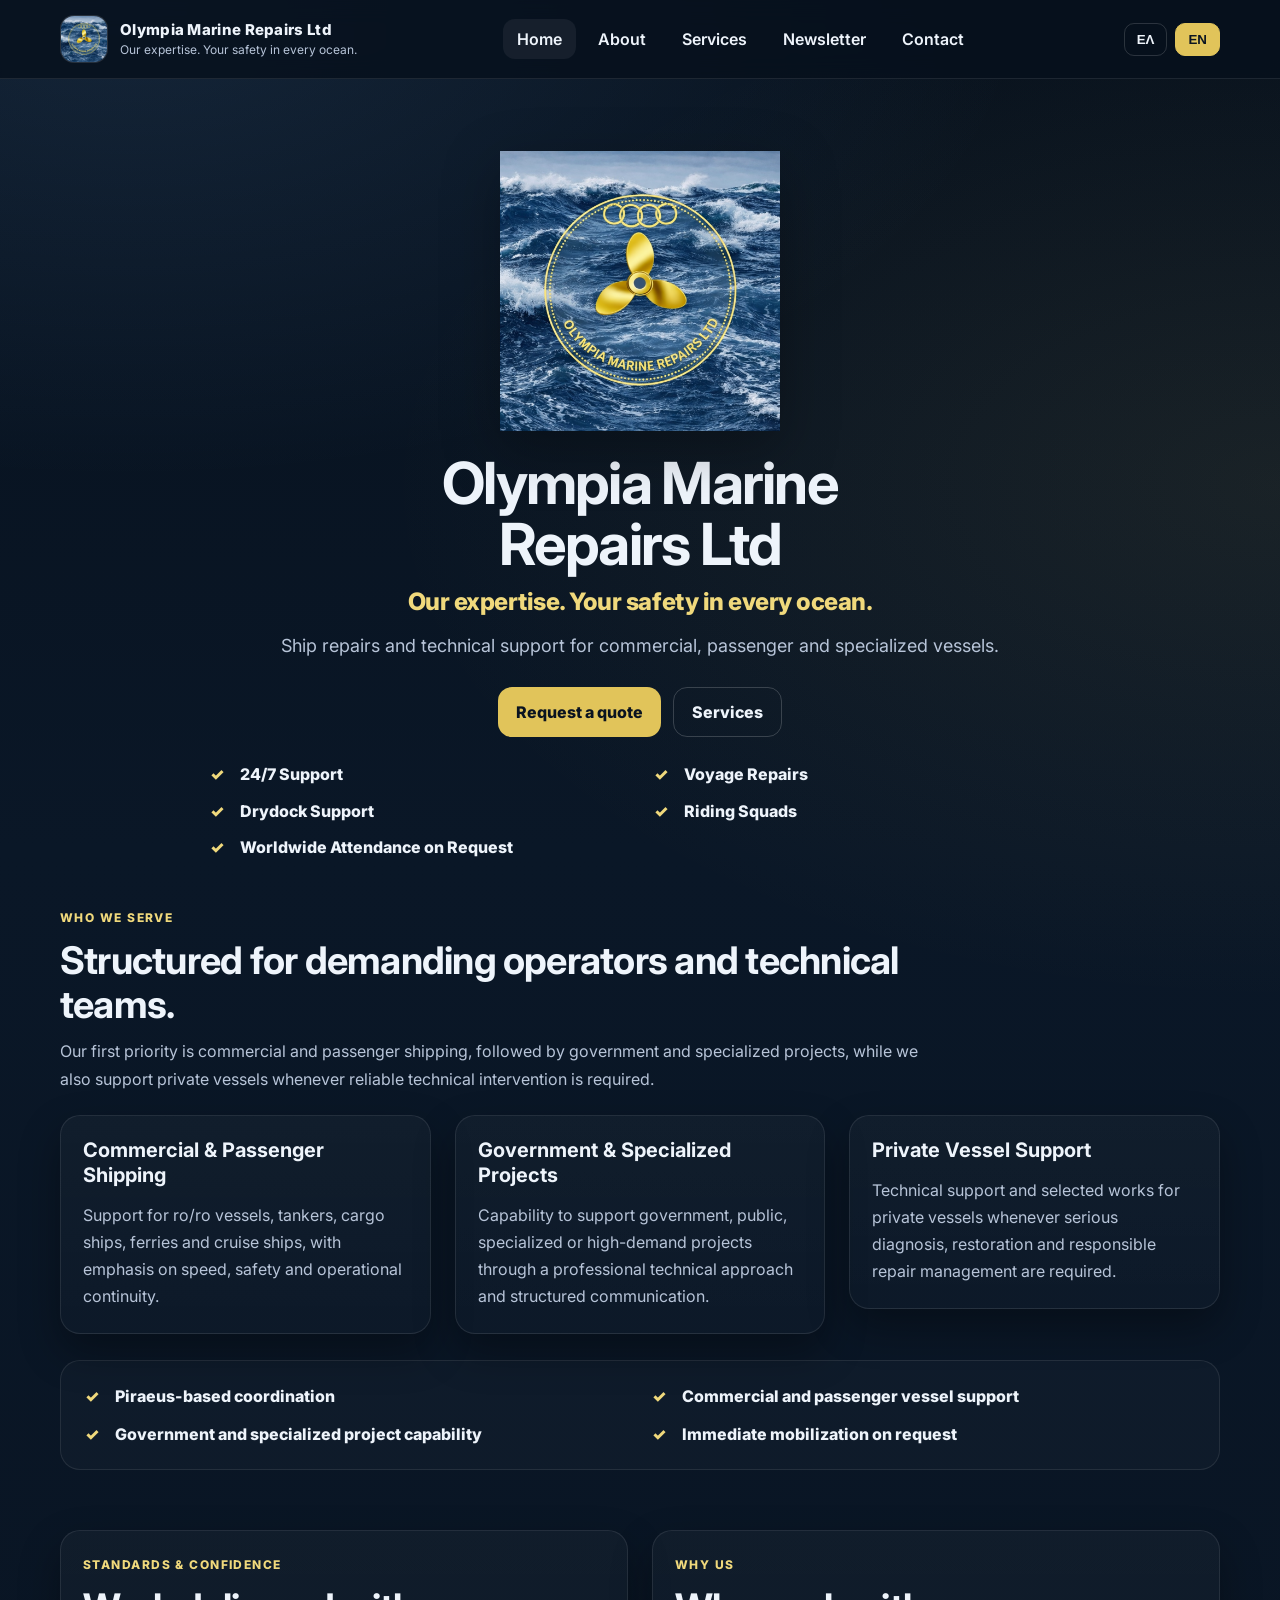
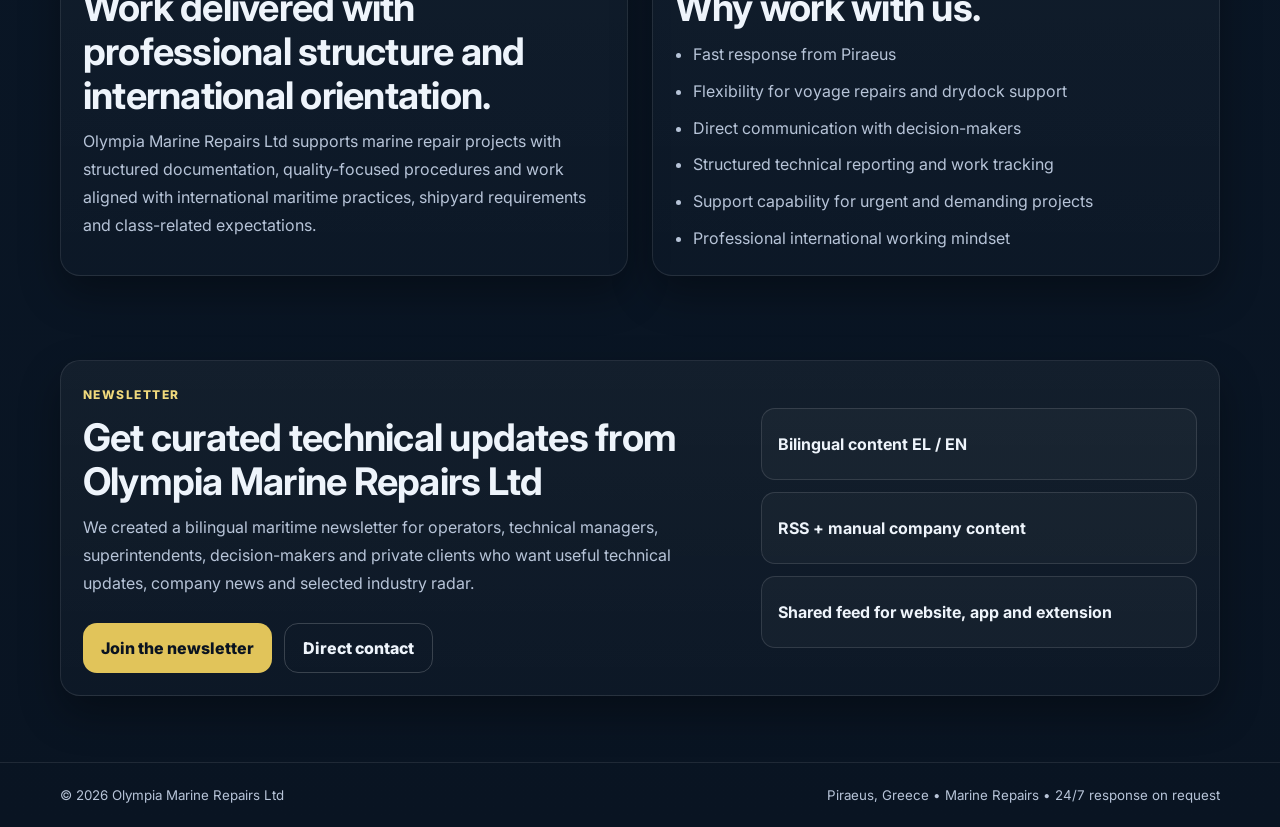
<file: index.html>
<!DOCTYPE html>
<html lang="el" data-page="index">
<head>
  <meta charset="utf-8" />
  <meta name="viewport" content="width=device-width, initial-scale=1" />
  <title data-i18n="meta.title_home">Olympia Marine Repairs Ltd | Επισκευές Πλοίων στον Πειραιά</title>
  <meta name="description" content="Η Olympia Marine Repairs Ltd, με έδρα τον Πειραιά, παρέχει voyage repairs, drydock support, troubleshooting, riding squads και 24/7 τεχνική υποστήριξη για εμπορικά, επιβατικά και εξειδικευμένα πλοία." />
  <link rel="preconnect" href="https://fonts.googleapis.com">
  <link rel="preconnect" href="https://fonts.gstatic.com" crossorigin>
  <link href="https://fonts.googleapis.com/css2?family=Inter:wght@300;400;600;700;800&display=swap" rel="stylesheet">
  <link rel="icon" type="image/png" href="logo.png">
  <link rel="apple-touch-icon" href="logo.png">
  <link rel="stylesheet" href="styles.css" />
</head>
<body>
  <header class="site-header">
    <div class="container nav">
      <a class="brand" href="index.html" aria-label="Olympia Marine Repairs Ltd Home">
        <div class="logo" aria-hidden="true"><img src="logo.png" alt="Olympia Marine Repairs Ltd"></div>
        <div class="brand-text">
          <strong>Olympia Marine Repairs Ltd</strong>
          <small data-i18n="site.tagline">Our expertise. Your safety in every ocean.</small>
        </div>
      </a>

      <nav aria-label="Main Navigation">
        <ul class="menu">
          <li><a data-i18n="nav.home" href="index.html">Κεντρική</a></li>
          <li><a data-i18n="nav.about" href="about.html">Ποιοι είμαστε</a></li>
          <li><a data-i18n="nav.services" href="services.html">Υπηρεσίες</a></li>
          <li><a data-i18n="nav.newsletter" href="newsletter.html">Newsletter</a></li> 
          <li><a data-i18n="nav.contact" href="contact.html">Επικοινωνία</a></li>
        </ul>
      </nav>

      <div class="lang-switch" role="group" aria-label="Language switcher">
        <button class="lang-btn" data-lang="el">ΕΛ</button>
        <button class="lang-btn" data-lang="en">EN</button>
      </div>
    </div>
  </header>

  <main>
    <section class="hero hero-home hero-center">
      <div class="container hero-center-inner">
        <img class="hero-logo-large" src="logo.png" alt="Olympia Marine Repairs Ltd logo">
        <h1 class="hero-company">Olympia Marine Repairs Ltd</h1>
        <p class="hero-tagline" data-i18n="site.tagline">Our expertise. Your safety in every ocean.</p>
        <p class="hero-subtitle" data-i18n="home.hero.summary">Επισκευές πλοίων και τεχνική υποστήριξη για εμπορικά, επιβατικά και εξειδικευμένα σκάφη.</p>

        <div class="cta-row cta-row-center">
          <a class="btn btn-primary" href="contact.html" data-i18n="home.hero.cta_primary">Ζητήστε προσφορά</a>
          <a class="btn btn-ghost" href="services.html" data-i18n="home.hero.cta_secondary">Υπηρεσίες</a>
        </div>

        <ul class="checklist checklist-center checklist-hero">
          <li data-i18n="home.hero.badge1">24/7 Support</li>
          <li data-i18n="home.hero.badge2">Voyage Repairs</li>
          <li data-i18n="home.hero.badge3">Drydock Support</li>
          <li data-i18n="home.hero.badge4">Riding Squads</li>
          <li data-i18n="home.hero.badge5">Worldwide Attendance on Request</li>
        </ul>
      </div>
    </section>

    <section class="content section-tight">
      <div class="container">
        <div class="section-head">
          <span class="section-kicker" data-i18n="home.audience.kicker">Who we serve</span>
          <h2 data-i18n="home.audience.title">Σχεδιασμένο για απαιτητικούς operators και τεχνικές ομάδες.</h2>
          <p data-i18n="home.audience.text">Πρώτη προτεραιότητά μας είναι οι εμπορικές και επιβατικές ναυτιλιακές, ακολουθούν κρατικά και ειδικά έργα, ενώ υποστηρίζουμε και ιδιωτικά σκάφη όπου απαιτείται αξιόπιστη τεχνική παρέμβαση.</p>
        </div>

        <div class="grid-3 cards-top">
          <article class="card service-card">
            <h3 data-i18n="home.audience.card1.title">Commercial & Passenger Shipping</h3>
            <p data-i18n="home.audience.card1.text">Υποστήριξη για ro/ro, tankers, cargo vessels, ferries και cruise ships με στόχο την ταχύτητα, την ασφάλεια και τη λειτουργική συνέχεια.</p>
          </article>
          <article class="card service-card">
            <h3 data-i18n="home.audience.card2.title">Government & Specialized Projects</h3>
            <p data-i18n="home.audience.card2.text">Δυνατότητα υποστήριξης για κρατικά, δημόσια, ειδικά ή υψηλών απαιτήσεων έργα με επαγγελματική τεχνική προσέγγιση και οργανωμένη επικοινωνία.</p>
          </article>
          <article class="card service-card">
            <h3 data-i18n="home.audience.card3.title">Private Vessel Support</h3>
            <p data-i18n="home.audience.card3.text">Τεχνική υποστήριξη και επιλεγμένες εργασίες για ιδιώτες, όταν ζητείται σοβαρή διάγνωση, αποκατάσταση και υπεύθυνη διαχείριση επισκευών.</p>
          </article>
        </div>

        <ul class="checklist checklist-grid checklist-section">
          <li data-i18n="home.trust.1">Συντονισμός έργων με βάση τον Πειραιά</li>
          <li data-i18n="home.trust.2">Υποστήριξη εμπορικών και επιβατικών πλοίων</li>
          <li data-i18n="home.trust.3">Δυνατότητα κάλυψης κρατικών και εξειδικευμένων έργων</li>
          <li data-i18n="home.trust.4">Άμεση κινητοποίηση κατόπιν αιτήματος</li>
        </ul>
      </div>
    </section>

    <section class="content section-tight">
      <div class="container grid-2">
        <article class="card content-block">
          <span class="section-kicker" data-i18n="home.standards.kicker">Standards & confidence</span>
          <h2 data-i18n="home.standards.title">Εργασία με επαγγελματική δομή και διεθνή προσανατολισμό.</h2>
          <p data-i18n="home.standards.text">Η Olympia Marine Repairs Ltd υποστηρίζει marine repair projects με οργανωμένη τεκμηρίωση, quality-focused διαδικασίες και εργασία ευθυγραμμισμένη με διεθνείς ναυτιλιακές πρακτικές, απαιτήσεις ναυπηγείων και class-related requirements.</p>
        </article>

        <article class="card content-block">
          <span class="section-kicker" data-i18n="home.why.kicker">Why choose us</span>
          <h2 data-i18n="home.why.title">Γιατί να συνεργαστείτε μαζί μας.</h2>
          <ul class="mini-list mini-list-spaced">
            <li data-i18n="home.why.li1">Γρήγορη ανταπόκριση από τον Πειραιά</li>
            <li data-i18n="home.why.li2">Ευελιξία για voyage repairs και drydock support</li>
            <li data-i18n="home.why.li3">Άμεση επικοινωνία με decision-makers</li>
            <li data-i18n="home.why.li4">Οργανωμένη τεχνική αναφορά και παρακολούθηση εργασιών</li>
            <li data-i18n="home.why.li5">Δυνατότητα υποστήριξης επειγόντων και απαιτητικών project</li>
            <li data-i18n="home.why.li6">Επαγγελματική διεθνής νοοτροπία συνεργασίας</li>
          </ul>
        </article>
      </div>
    </section>
<section class="content section-alt">
  <div class="container">
    <div class="card cta-card newsletter-promo-card">
      <div class="cta-copy">
        <span class="section-kicker" data-i18n="home.newsletter.kicker">Newsletter</span>
        <h2 data-i18n="home.newsletter.title">Λάβετε επιλεγμένες τεχνικές ενημερώσεις από την Olympia Marine Repairs Ltd</h2>
        <p data-i18n="home.newsletter.text">
          Δημιουργήσαμε ένα δίγλωσσο maritime newsletter για operators, technical managers, superintendents, decision-makers και ιδιώτες που θέλουν χρήσιμες τεχνικές ενημερώσεις, εταιρικά νέα και επιλεγμένο industry radar.
        </p>

        <div class="cta-row">
          <a class="btn btn-primary" href="newsletter.html" data-i18n="home.newsletter.cta">Εγγραφή στο newsletter</a>
          <a class="btn btn-ghost" href="contact.html" data-i18n="home.newsletter.cta2">Άμεση επικοινωνία</a>
        </div>
      </div>

      <div class="contact-direct">
        <a class="contact-link" href="newsletter.html" data-i18n="home.newsletter.point1">Δίγλωσσο περιεχόμενο EL / EN</a>
        <a class="contact-link" href="newsletter.html" data-i18n="home.newsletter.point2">RSS + manual company content</a>
        <a class="contact-link" href="newsletter.html" data-i18n="home.newsletter.point3">Shared feed για website, app και extension</a>
      </div>
    </div>
  </div>
</section>
  </main>

  <footer class="site-footer">
    <div class="container footer-inner">
      <small>© <span id="year"></span> Olympia Marine Repairs Ltd</small>
      <small data-i18n="footer.note">Piraeus, Greece • Marine Repairs • 24/7 response on request</small>
    </div>
  </footer>

  <script src="i18n.js" defer></script>
  <script>document.getElementById('year').textContent = new Date().getFullYear();</script>
</body>
</html>
</file>
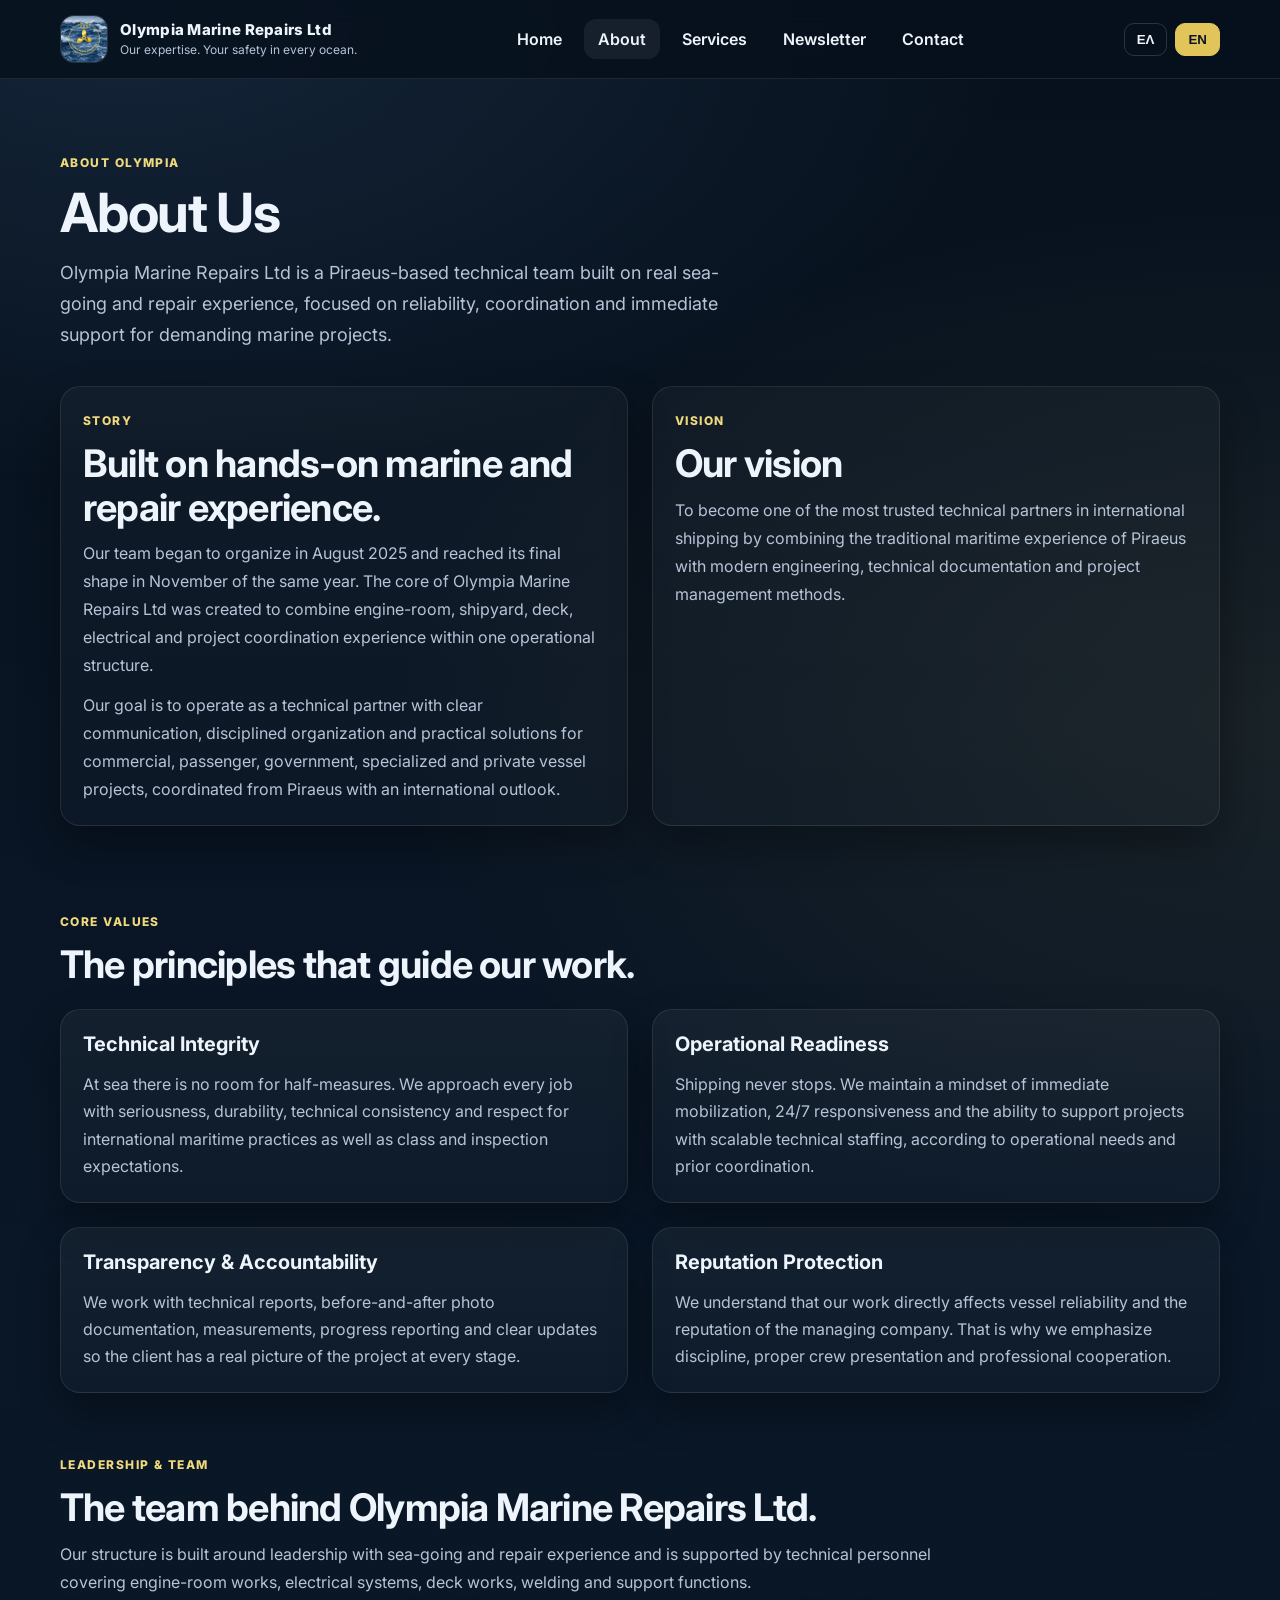
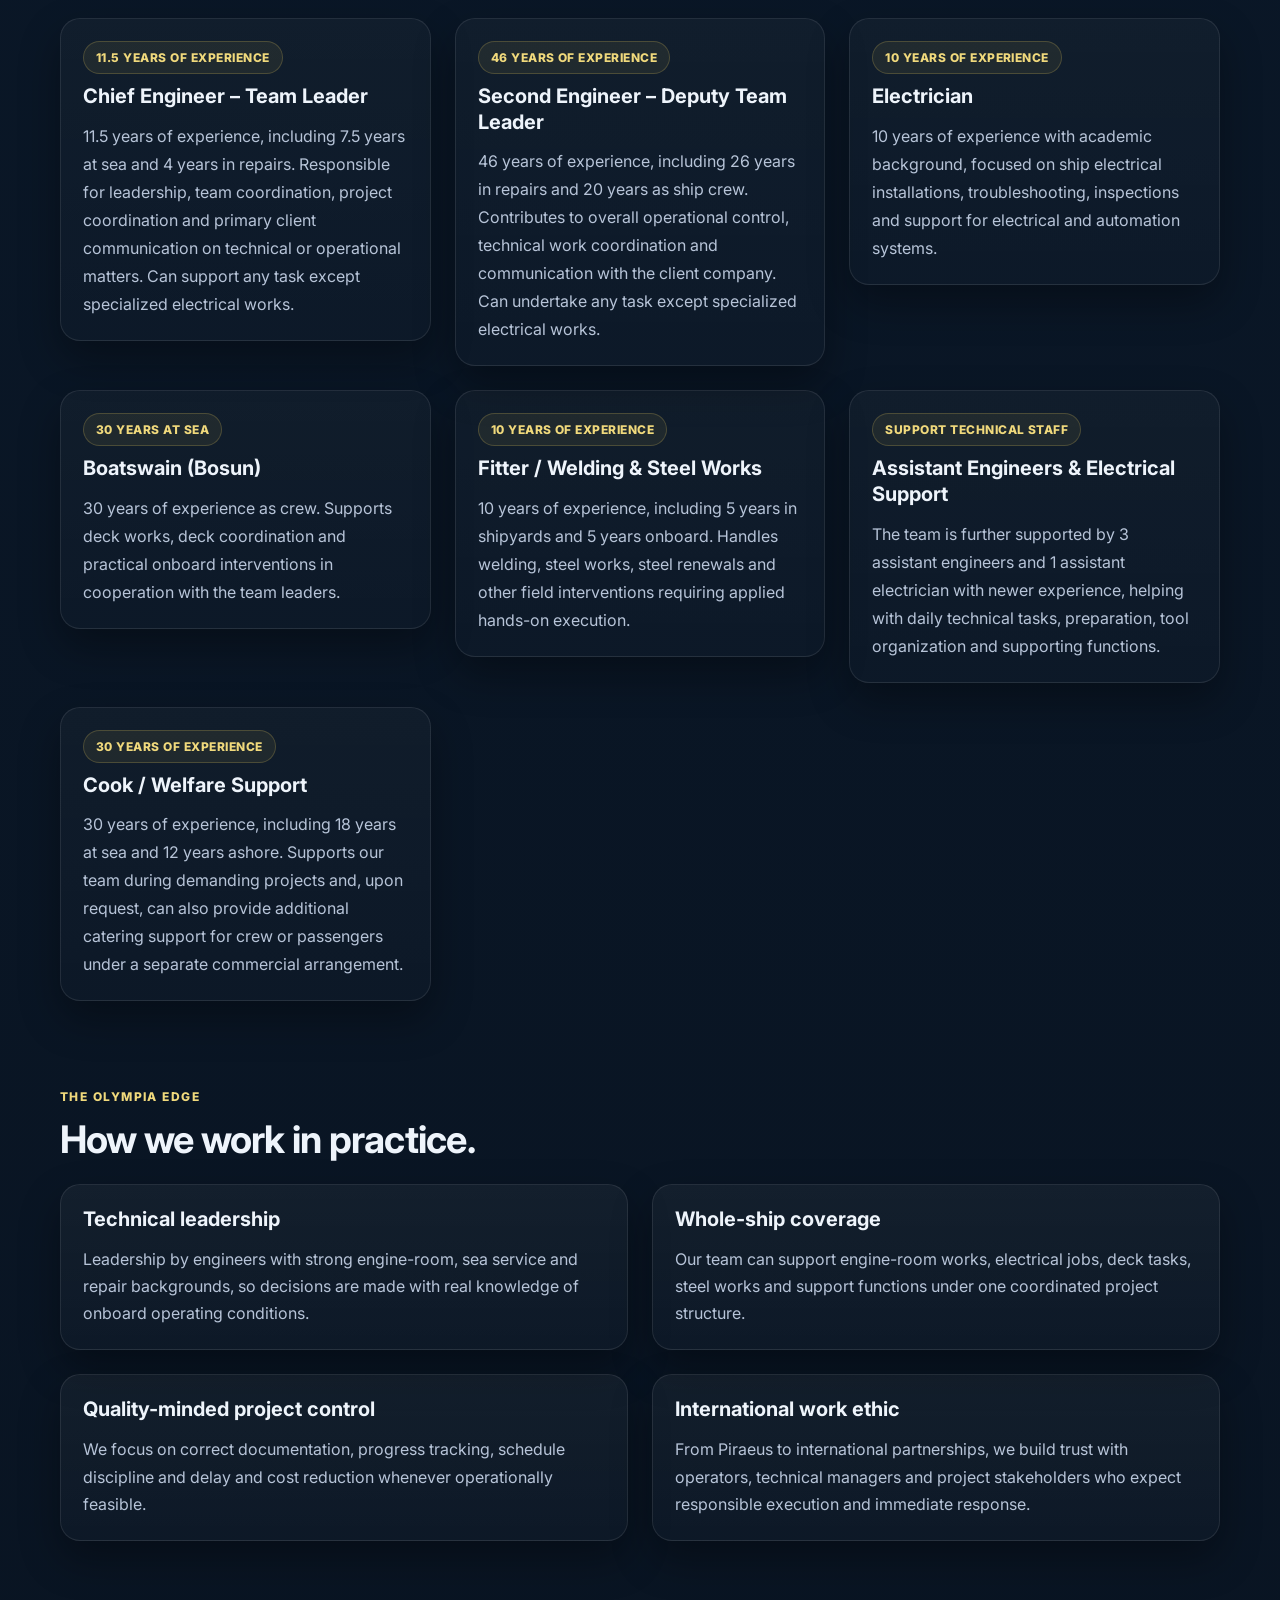
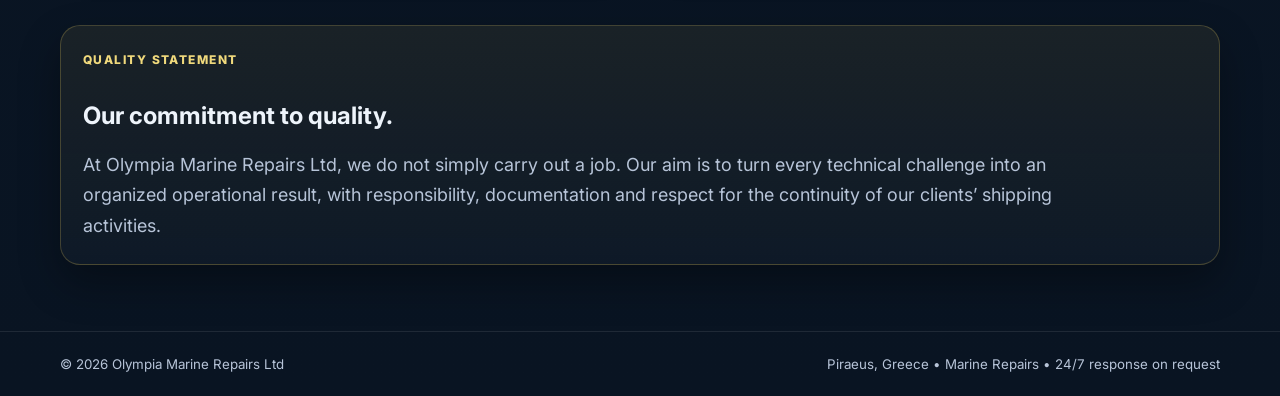
<file: about.html>
<!DOCTYPE html>
<html lang="el" data-page="about">
<head>
  <meta charset="utf-8" />
  <meta name="viewport" content="width=device-width, initial-scale=1" />
  <title data-i18n="meta.title_about">Olympia Marine Repairs Ltd | Ποιοι είμαστε</title>
  <meta name="description" content="Γνωρίστε την Olympia Marine Repairs Ltd: ομάδα τεχνικών με θαλάσσια και επισκευαστική εμπειρία, με έδρα τον Πειραιά και προσανατολισμό σε commercial, passenger, government και specialized marine projects." />
  <link rel="preconnect" href="https://fonts.googleapis.com">
  <link rel="preconnect" href="https://fonts.gstatic.com" crossorigin>
  <link href="https://fonts.googleapis.com/css2?family=Inter:wght@300;400;600;700;800&display=swap" rel="stylesheet">
  <link rel="icon" type="image/png" href="logo.png">
  <link rel="apple-touch-icon" href="logo.png">
  <link rel="stylesheet" href="styles.css" />
</head>
<body>
  <header class="site-header">
    <div class="container nav">
      <a class="brand" href="index.html" aria-label="Olympia Marine Repairs Ltd Home">
        <div class="logo" aria-hidden="true"><img src="logo.png" alt="Olympia Marine Repairs Ltd"></div>
        <div class="brand-text">
          <strong>Olympia Marine Repairs Ltd</strong>
          <small data-i18n="site.tagline">Our expertise. Your safety in every ocean.</small>
        </div>
      </a>

      <nav aria-label="Main Navigation">
        <ul class="menu">
          <li><a data-i18n="nav.home" href="index.html">Κεντρική</a></li>
          <li><a data-i18n="nav.about" href="about.html">Ποιοι είμαστε</a></li>
          <li><a data-i18n="nav.services" href="services.html">Υπηρεσίες</a></li>
          <li><a data-i18n="nav.newsletter" href="newsletter.html">Newsletter</a></li>
          <li><a data-i18n="nav.contact" href="contact.html">Επικοινωνία</a></li>
        </ul>
      </nav>

      <div class="lang-switch" role="group" aria-label="Language switcher">
        <button class="lang-btn" data-lang="el">ΕΛ</button>
        <button class="lang-btn" data-lang="en">EN</button>
      </div>
    </div>
  </header>

  <main>
    <section class="page-hero">
      <div class="container">
        <span class="section-kicker" data-i18n="about.hero.kicker">About Olympia</span>
        <h1 data-i18n="about.title">Ποιοι είμαστε</h1>
        <p class="lead" data-i18n="about.lead">Η Olympia Marine Repairs Ltd είναι μια τεχνική ομάδα με έδρα τον Πειραιά, βασισμένη σε πραγματική εμπειρία θάλασσας και επισκευών, με προσανατολισμό στην αξιοπιστία, τον συντονισμό και την άμεση υποστήριξη απαιτητικών marine projects.</p>
      </div>
    </section>

    <section class="content section-tight">
      <div class="container grid-2">
        <article class="card content-block">
          <span class="section-kicker" data-i18n="about.story.kicker">Story</span>
          <h2 data-i18n="about.story.title">Χτισμένοι πάνω σε hands-on ναυτική και επισκευαστική εμπειρία.</h2>
          <p data-i18n="about.story.p1">Η ομάδα μας άρχισε να οργανώνεται τον Αύγουστο του 2025 και από τον Νοέμβριο του ίδιου έτους πήρε την τελική της μορφή. Ο πυρήνας της Olympia Marine Repairs Ltd δημιουργήθηκε για να συνδυάσει εμπειρία μηχανοστασίου, ναυπηγείων, καταστρώματος, ηλεκτρολογικών εργασιών και project coordination σε ένα ενιαίο επιχειρησιακό σχήμα.</p>
          <p data-i18n="about.story.p2">Στόχος μας είναι να λειτουργούμε ως τεχνικός συνεργάτης με καθαρή επικοινωνία, σοβαρή οργάνωση και πρακτικές λύσεις για commercial, passenger, government, specialized και private vessel projects, με έδρα τον Πειραιά και διεθνή προσανατολισμό.</p>
        </article>

        <article class="card content-block">
          <span class="section-kicker" data-i18n="about.vision.kicker">Vision</span>
          <h2 data-i18n="about.vision.title">Το όραμά μας</h2>
          <p data-i18n="about.vision.text">Να αποτελούμε έναν από τους πιο έμπιστους τεχνικούς συνεργάτες στη διεθνή ναυτιλία, συνδυάζοντας την παραδοσιακή ναυτική εμπειρία του Πειραιά με σύγχρονες μεθόδους μηχανικής, τεχνικής τεκμηρίωσης και διαχείρισης έργων.</p>
        </article>
      </div>
    </section>

    <section class="content section-alt">
      <div class="container">
        <div class="section-head">
          <span class="section-kicker" data-i18n="about.values.kicker">Core values</span>
          <h2 data-i18n="about.values.title">Οι εταιρικές αρχές που καθοδηγούν την εργασία μας.</h2>
        </div>

        <div class="grid-2 cards-top">
          <article class="card service-card">
            <h3 data-i18n="about.values.card1.title">Technical Integrity</h3>
            <p data-i18n="about.values.card1.text">Στη θάλασσα δεν υπάρχουν ημίμετρα. Προσεγγίζουμε κάθε εργασία με σοβαρότητα, αντοχή, τεχνική συνέπεια και σεβασμό στις διεθνείς ναυτιλιακές πρακτικές και στις απαιτήσεις κλάσης και inspection.</p>
          </article>

          <article class="card service-card">
            <h3 data-i18n="about.values.card2.title">Operational Readiness</h3>
            <p data-i18n="about.values.card2.text">Η ναυτιλία δεν σταματά. Διατηρούμε νοοτροπία άμεσης κινητοποίησης, 24/7 ανταπόκρισης και δυνατότητα υποστήριξης έργων με κλιμακούμενη τεχνική στελέχωση κατόπιν επικοινωνίας και επιχειρησιακών αναγκών.</p>
          </article>

          <article class="card service-card">
            <h3 data-i18n="about.values.card3.title">Transparency & Accountability</h3>
            <p data-i18n="about.values.card3.text">Εργαζόμαστε με τεχνικές αναφορές, φωτογραφικό υλικό πριν και μετά, μετρήσεις, progress reporting και καθαρή ενημέρωση, ώστε ο πελάτης να έχει πραγματική εικόνα της πορείας του έργου.</p>
          </article>

          <article class="card service-card">
            <h3 data-i18n="about.values.card4.title">Reputation Protection</h3>
            <p data-i18n="about.values.card4.text">Γνωρίζουμε ότι η εργασία μας επηρεάζει άμεσα την αξιοπιστία του πλοίου και τη φήμη της διαχειρίστριας εταιρείας. Για αυτό δίνουμε έμφαση στην πειθαρχία, στη σωστή παρουσία συνεργείου και στην επαγγελματική συνεργασία.</p>
          </article>
        </div>
      </div>
    </section>

    <section class="content section-tight">
      <div class="container">
        <div class="section-head">
          <span class="section-kicker" data-i18n="about.team.kicker">Leadership & team</span>
          <h2 data-i18n="about.team.title">Η ομάδα πίσω από την Olympia Marine Repairs Ltd.</h2>
          <p data-i18n="about.team.text">Η δομή μας βασίζεται σε ηγεσία με εμπειρία εν πλω και σε επισκευές, και πλαισιώνεται από τεχνικό προσωπικό που καλύπτει μηχανοστάσιο, ηλεκτρολογικά, καταστρώματα, συγκολλήσεις και υποστηρικτικές λειτουργίες.</p>
        </div>

        <div class="grid-3 cards-top">
          <article class="card role-card">
            <span class="role-meta" data-i18n="about.team.card1.meta">11,5 χρόνια εμπειρίας</span>
            <h3 data-i18n="about.team.card1.title">Αρχιμηχανικός – Επικεφαλής Ομάδας</h3>
            <p data-i18n="about.team.card1.text">11,5 χρόνια εμπειρίας, εκ των οποίων 7,5 στη θάλασσα και 4 σε επισκευές. Αναλαμβάνει διοίκηση, συντονισμό ομάδων, project coordination και βασική επικοινωνία με τον πελάτη για κάθε τεχνικό ή επιχειρησιακό θέμα. Μπορεί να υποστηρίξει κάθε εργασία εκτός από εξειδικευμένα ηλεκτρολογικά.</p>
          </article>

          <article class="card role-card">
            <span class="role-meta" data-i18n="about.team.card2.meta">46 χρόνια εμπειρίας</span>
            <h3 data-i18n="about.team.card2.title">Δεύτερος Μηχανικός – Αναπληρωτής Επικεφαλής Ομάδας</h3>
            <p data-i18n="about.team.card2.text">46 χρόνια εμπειρίας, με 26 χρόνια σε επισκευές και 20 ως πλήρωμα πλοίου. Συμβάλλει στον συνολικό επιχειρησιακό έλεγχο, στον συντονισμό τεχνικών εργασιών και στην επικοινωνία με την εταιρεία του πελάτη. Μπορεί να αναλάβει κάθε εργασία εκτός από εξειδικευμένα ηλεκτρολογικά.</p>
          </article>

          <article class="card role-card">
            <span class="role-meta" data-i18n="about.team.card4.meta">10 χρόνια εμπειρίας</span>
            <h3 data-i18n="about.team.card4.title">Ηλεκτρολόγος</h3>
            <p data-i18n="about.team.card4.text">10 χρόνια εμπειρίας με ακαδημαϊκό υπόβαθρο, με έμφαση σε ηλεκτρολογικές εγκαταστάσεις πλοίου, troubleshooting, ελέγχους και υποστήριξη ηλεκτρικών συστημάτων και automation.</p>
          </article>

          <article class="card role-card">
            <span class="role-meta" data-i18n="about.team.card5.meta">30 χρόνια στη θάλασσα</span>
            <h3 data-i18n="about.team.card5.title">Boatswain (Bosun)</h3>
            <p data-i18n="about.team.card5.text">30 χρόνια εμπειρίας ως πλήρωμα. Υποστηρίζει εργασίες καταστρώματος, deck coordination και πρακτικές επεμβάσεις επί του πλοίου, πάντα σε συνεργασία με τους επικεφαλής της ομάδας.</p>
          </article>

          <article class="card role-card">
            <span class="role-meta" data-i18n="about.team.card6.meta">10 χρόνια εμπειρίας</span>
            <h3 data-i18n="about.team.card6.title">Fitter / Welding & Steel Works</h3>
            <p data-i18n="about.team.card6.text">10 χρόνια εμπειρίας, με 5 χρόνια σε ναυπηγεία και 5 επί του πλοίου. Αναλαμβάνει συγκολλήσεις, χαλυβουργικές εργασίες, steel renewals και λοιπές τεχνικές παρεμβάσεις όπου απαιτείται εφαρμοσμένη εργασία πεδίου.</p>
          </article>

          <article class="card role-card">
            <span class="role-meta" data-i18n="about.team.card7.meta">Υποστηρικτικό τεχνικό προσωπικό</span>
            <h3 data-i18n="about.team.card7.title">Βοηθοί Μηχανικών & Ηλεκτρολογική Υποστήριξη</h3>
            <p data-i18n="about.team.card7.text">Η ομάδα συμπληρώνεται από 3 βοηθούς μηχανικούς και 1 βοηθό ηλεκτρολόγου νεότερης εμπειρίας, που υποστηρίζουν τις καθημερινές τεχνικές εργασίες, την προετοιμασία, την οργάνωση εργαλείων και την εκτέλεση υποστηρικτικών λειτουργιών.</p>
          </article>

          <article class="card role-card">
            <span class="role-meta" data-i18n="about.team.card8.meta">30 χρόνια εμπειρίας</span>
            <h3 data-i18n="about.team.card8.title">Μάγειρας / Welfare Support</h3>
            <p data-i18n="about.team.card8.text">30 χρόνια εμπειρίας, με 18 στη θάλασσα και 12 στην ξηρά. Υποστηρίζει την ομάδα μας σε απαιτητικά projects και, κατόπιν αιτήματος, μπορεί να προσφερθεί επιπλέον υποστήριξη σίτισης για πλήρωμα ή επιβάτες υπό ξεχωριστή εμπορική συμφωνία.</p>
          </article>
        </div>
      </div>
    </section>

    <section class="content section-alt">
      <div class="container">
        <div class="section-head">
          <span class="section-kicker" data-i18n="about.edge.kicker">The Olympia edge</span>
          <h2 data-i18n="about.edge.title">Η προσέγγισή μας στην πράξη.</h2>
        </div>

        <div class="grid-2 cards-top">
          <article class="card service-card">
            <h3 data-i18n="about.edge.card1.title">Technical leadership</h3>
            <p data-i18n="about.edge.card1.text">Ηγεσία από μηχανικούς με ισχυρό υπόβαθρο μηχανοστασίου, θαλάσσιας υπηρεσίας και repairs, ώστε οι αποφάσεις να λαμβάνονται με γνώση πραγματικών συνθηκών λειτουργίας πλοίου.</p>
          </article>

          <article class="card service-card">
            <h3 data-i18n="about.edge.card2.title">Whole-ship coverage</h3>
            <p data-i18n="about.edge.card2.text">Η ομάδα μας μπορεί να υποστηρίξει εργασίες σε μηχανοστάσιο, ηλεκτρολογικά, κατάστρωμα, steel works και υποστηρικτικές λειτουργίες, με έναν ενιαίο συντονισμό έργου.</p>
          </article>

          <article class="card service-card">
            <h3 data-i18n="about.edge.card3.title">Quality-minded project control</h3>
            <p data-i18n="about.edge.card3.text">Εστιάζουμε στη σωστή τεκμηρίωση, στο progress tracking, στο χρονοδιάγραμμα και στη μείωση καθυστερήσεων και κόστους όπου αυτό είναι επιχειρησιακά εφικτό.</p>
          </article>

          <article class="card service-card">
            <h3 data-i18n="about.edge.card4.title">International work ethic</h3>
            <p data-i18n="about.edge.card4.text">Από τον Πειραιά προς διεθνείς συνεργασίες, χτίζουμε σχέσεις εμπιστοσύνης με operators, technical managers και project stakeholders που ζητούν υπεύθυνη εκτέλεση και άμεση ανταπόκριση.</p>
          </article>
        </div>
      </div>
    </section>

    <section class="content">
      <div class="container">
        <div class="card quote-block">
          <span class="section-kicker" data-i18n="about.statement.kicker">Quality statement</span>
          <h2 data-i18n="about.statement.title">Η δέσμευσή μας για την ποιότητα.</h2>
          <p class="lead quote-text" data-i18n="about.statement.text">Στην Olympia Marine Repairs Ltd, δεν περιοριζόμαστε στην απλή εκτέλεση μιας εργασίας. Στόχος μας είναι να μετατρέπουμε κάθε τεχνική πρόκληση σε οργανωμένο επιχειρησιακό αποτέλεσμα, με υπευθυνότητα, τεκμηρίωση και σεβασμό στη συνέχεια των ναυτιλιακών δραστηριοτήτων των πελατών μας.</p>
        </div>
      </div>
    </section>
  </main>

  <footer class="site-footer">
    <div class="container footer-inner">
      <small>© <span id="year"></span> Olympia Marine Repairs Ltd</small>
      <small data-i18n="footer.note">Piraeus, Greece • Marine Repairs • 24/7 response on request</small>
    </div>
  </footer>

  <script src="i18n.js" defer></script>
  <script>
    document.getElementById('year').textContent = new Date().getFullYear();
  </script>
</body>
</html>
</file>
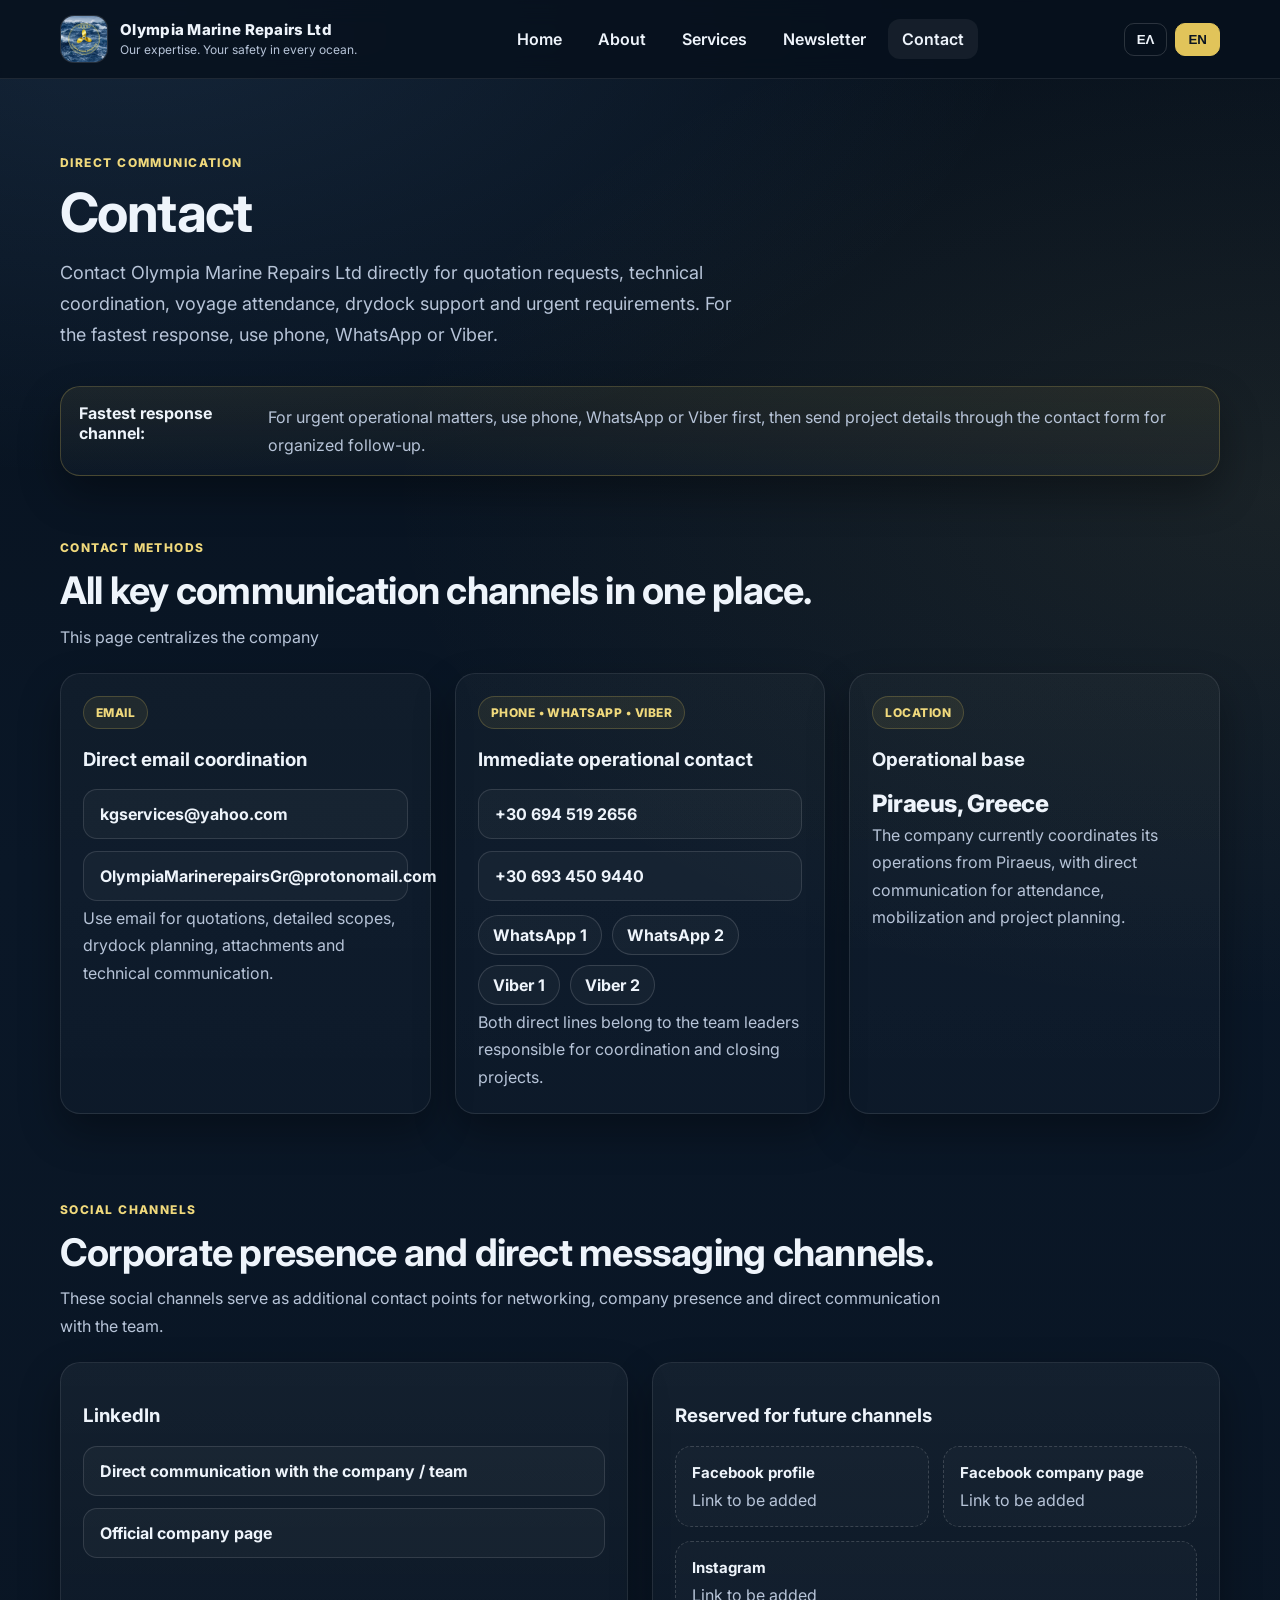
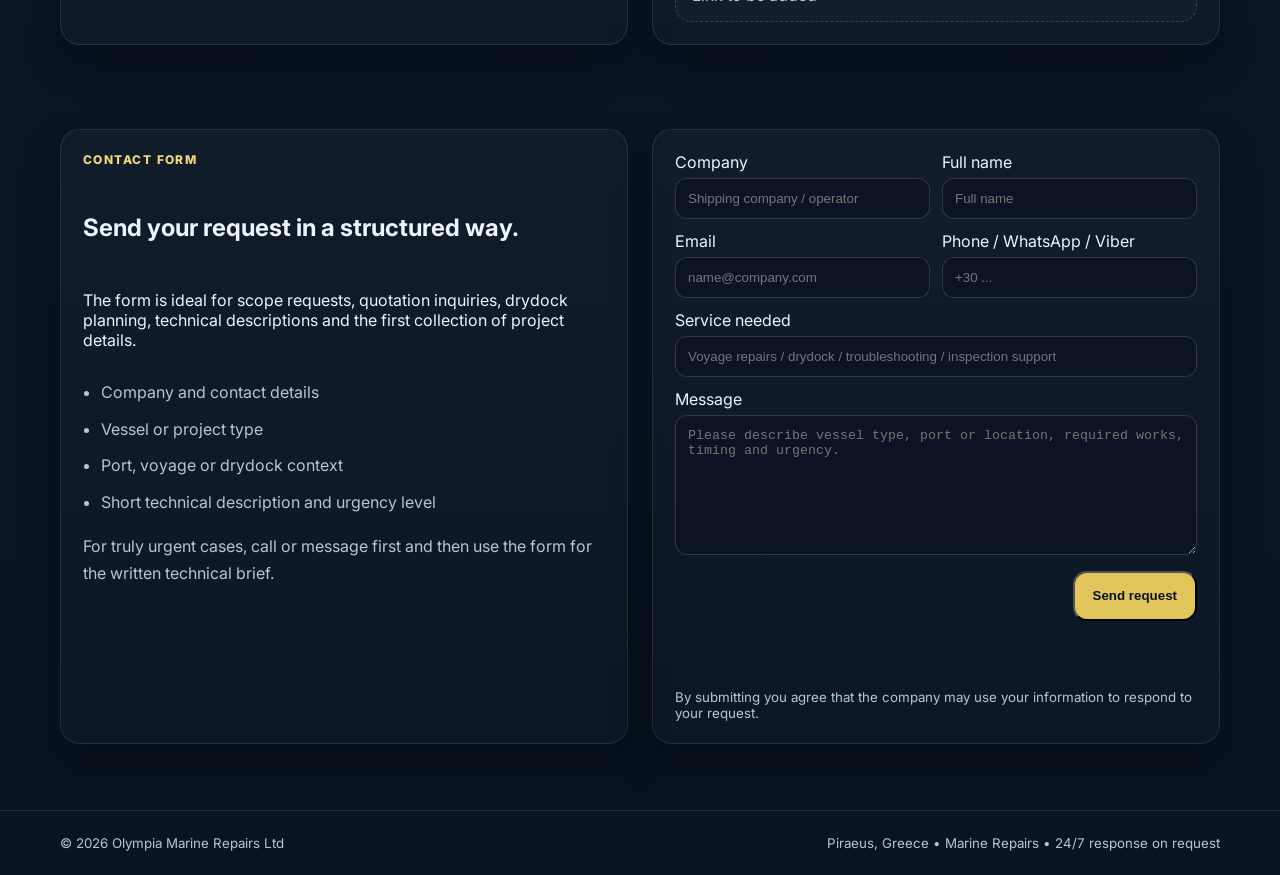
<file: contact.html>
<!DOCTYPE html>
<html lang="el" data-page="contact">
<head>
  <meta charset="utf-8" />
  <meta name="viewport" content="width=device-width, initial-scale=1" />
  <title data-i18n="meta.title_contact">Olympia Marine Repairs Ltd | Επικοινωνία</title>
  <meta name="description" content="Contact Olympia Marine Repairs Ltd in Piraeus for marine repairs, voyage attendance, drydock support, WhatsApp/Viber coordination and quotation requests." />
  <link rel="preconnect" href="https://fonts.googleapis.com">
  <link rel="preconnect" href="https://fonts.gstatic.com" crossorigin>
  <link href="https://fonts.googleapis.com/css2?family=Inter:wght@300;400;600;700;800&display=swap" rel="stylesheet">
  <link rel="icon" type="image/png" href="logo.png">
  <link rel="apple-touch-icon" href="logo.png">
  <link rel="stylesheet" href="styles.css" />
</head>
<body>
  <header class="site-header">
    <div class="container nav">
      <a class="brand" href="index.html" aria-label="Olympia Marine Repairs Ltd Home">
        <div class="logo" aria-hidden="true"><img src="logo.png" alt="Olympia Marine Repairs Ltd"></div>
        <div class="brand-text">
          <strong>Olympia Marine Repairs Ltd</strong>
          <small data-i18n="site.tagline">Our expertise. Your safety in every ocean.</small>
        </div>
      </a>

      <nav aria-label="Main Navigation">
        <ul class="menu">
          <li><a data-i18n="nav.home" href="index.html">Κεντρική</a></li>
          <li><a data-i18n="nav.about" href="about.html">Ποιοι είμαστε</a></li>
          <li><a data-i18n="nav.services" href="services.html">Υπηρεσίες</a></li>
          <li><a data-i18n="nav.newsletter" href="newsletter.html">Newsletter</a></li>
          <li><a data-i18n="nav.contact" href="contact.html">Επικοινωνία</a></li>
        </ul>
      </nav>

      <div class="lang-switch" role="group" aria-label="Language switcher">
        <button class="lang-btn" data-lang="el">ΕΛ</button>
        <button class="lang-btn" data-lang="en">EN</button>
      </div>
    </div>
  </header>
<main>
    <section class="page-hero contact-hero">
      <div class="container">
        <span class="eyebrow" data-i18n="contact.hero.kicker">Direct communication</span>
        <h1 data-i18n="contact.title">Επικοινωνία</h1>
        <p class="lead" data-i18n="contact.lead">Επικοινωνήστε απευθείας με την Olympia Marine Repairs Ltd για quotation requests, technical coordination, voyage attendance, drydock support και επείγουσες ανάγκες. Για πιο άμεση ανταπόκριση χρησιμοποιήστε τηλέφωνο, WhatsApp ή Viber.</p>
      </div>
    </section>

    <section class="content section-tight">
      <div class="container">
        <div class="contact-alert card compact-card">
          <strong data-i18n="contact.alert.title">Fastest response channel:</strong>
          <span data-i18n="contact.alert.text">For urgent operational matters, use phone, WhatsApp or Viber first, then send project details through the contact form for organized follow-up.</span>
        </div>
      </div>
    </section>

    <section class="content section-tight">
      <div class="container">
        <div class="section-head">
          <span class="section-kicker" data-i18n="contact.methods.kicker">Contact methods</span>
          <h2 data-i18n="contact.methods.title">Όλοι οι βασικοί τρόποι επικοινωνίας σε ένα σημείο.</h2>
          <p data-i18n="contact.methods.text">Εδώ συγκεντρώνεται όλη η άμεση επικοινωνία της εταιρείας, ώστε ο επισκέπτης να βρίσκει γρήγορα το κατάλληλο κανάλι ανάλογα με το project και τον βαθμό επείγοντος.</p>
        </div>

        <div class="grid-3 cards-top">
          <article class="card method-card">
            <span class="role-meta" data-i18n="contact.methods.card1.meta">Email</span>
            <h3 data-i18n="contact.methods.card1.title">Direct email coordination</h3>
            <div class="stack-links">
              <a class="contact-link" href="mailto:kgservices@yahoo.com">kgservices@yahoo.com</a>
              <a class="contact-link" href="mailto:OlympiaMarinerepairsGr@protonomail.com">OlympiaMarinerepairsGr@protonomail.com</a>
            </div>
            <p class="contact-note" data-i18n="contact.methods.card1.text">Use email for quotations, detailed scopes, drydock planning, attachments and technical communication.</p>
          </article>

          <article class="card method-card">
            <span class="role-meta" data-i18n="contact.methods.card2.meta">Phone • WhatsApp • Viber</span>
            <h3 data-i18n="contact.methods.card2.title">Immediate operational contact</h3>
            <div class="stack-links">
              <a class="contact-link" href="tel:+306945192656">+30 694 519 2656</a>
              <a class="contact-link" href="tel:+306934509440">+30 693 450 9440</a>
            </div>
            <div class="chip-group">
              <a class="chip-link" href="https://wa.me/306945192656" target="_blank" rel="noopener">WhatsApp 1</a>
              <a class="chip-link" href="https://wa.me/306934509440" target="_blank" rel="noopener">WhatsApp 2</a>
              <a class="chip-link" href="viber://chat?number=%2B306945192656">Viber 1</a>
              <a class="chip-link" href="viber://chat?number=%2B306934509440">Viber 2</a>
            </div>
            <p class="contact-note" data-i18n="contact.methods.card2.text">Both direct lines belong to the team leaders responsible for coordination and closing projects.</p>
          </article>

          <article class="card method-card">
            <span class="role-meta" data-i18n="contact.methods.card3.meta">Location</span>
            <h3 data-i18n="contact.methods.card3.title">Operational base</h3>
            <p class="method-location" data-i18n="contact.methods.card3.location">Piraeus, Greece</p>
            <p class="contact-note" data-i18n="contact.methods.card3.text">The company currently coordinates its operations from Piraeus, with direct communication for attendance, mobilization and project planning.</p>
          </article>
        </div>
      </div>
    </section>

    <section class="content section-alt">
      <div class="container">
        <div class="section-head">
          <span class="section-kicker" data-i18n="contact.social.kicker">Social channels</span>
          <h2 data-i18n="contact.social.title">Εταιρική παρουσία και direct messaging channels.</h2>
          <p data-i18n="contact.social.text">Τα social κανάλια λειτουργούν ως επιπλέον σημεία επαφής για networking, εταιρική παρουσία και άμεση επικοινωνία με την ομάδα.</p>
        </div>

        <div class="grid-2 cards-top">
          <article class="card social-card">
            <h3 data-i18n="contact.social.linkedin.title">LinkedIn</h3>
            <div class="stack-links">
              <a class="contact-link" href="https://www.linkedin.com/in/olympia-marine-repairs-ltd-05306336b/" target="_blank" rel="noopener" data-i18n="contact.social.linkedin.profile">Direct communication with the company / team</a>
              <a class="contact-link" href="https://www.linkedin.com/company/olympia-marine-repairs-ltd/?viewAsMember=true" target="_blank" rel="noopener" data-i18n="contact.social.linkedin.company">Official company page</a>
            </div>
          </article>

          <article class="card social-card">
            <h3 data-i18n="contact.social.future.title">Reserved for future channels</h3>
            <div class="future-social-grid">
              <div class="future-social-item">
                <strong data-i18n="contact.social.future.fb_profile_title">Facebook profile</strong>
                <span data-i18n="contact.social.future.pending">Link to be added</span>
              </div>
              <div class="future-social-item">
                <strong data-i18n="contact.social.future.fb_page_title">Facebook company page</strong>
                <span data-i18n="contact.social.future.pending">Link to be added</span>
              </div>
              <div class="future-social-item future-social-item-wide">
                <strong data-i18n="contact.social.future.ig_title">Instagram</strong>
                <span data-i18n="contact.social.future.pending">Link to be added</span>
              </div>
            </div>
          </article>
        </div>
      </div>
    </section>

    <section class="contact contact-page-section">
      <div class="container grid-2 contact-layout">
        <div class="card office contact-side-card">
          <span class="section-kicker" data-i18n="contact.forminfo.kicker">Contact form</span>
          <h2 data-i18n="contact.forminfo.title">Στείλτε οργανωμένα το αίτημά σας.</h2>
          <p data-i18n="contact.forminfo.text">Η φόρμα είναι ιδανική για scope requests, quotation inquiries, drydock planning, technical descriptions και πρώτη συγκέντρωση στοιχείων του project.</p>
          <ul class="mini-list mini-list-spaced">
            <li data-i18n="contact.forminfo.li1">Company and contact details</li>
            <li data-i18n="contact.forminfo.li2">Vessel / project type</li>
            <li data-i18n="contact.forminfo.li3">Port, voyage or drydock context</li>
            <li data-i18n="contact.forminfo.li4">Short technical description and urgency level</li>
          </ul>
          <p class="contact-note" data-i18n="contact.forminfo.note">For truly urgent cases, call or message first and then use the form for the written technical brief.</p>
        </div>

        <form class="card contact-form enhanced-contact-form" id="contactForm" action="https://formspree.io/f/mwvrvjqo" method="POST">
          <input type="hidden" name="_subject" value="New contact request - Olympia Marine Repairs Ltd">
          <input type="hidden" name="_language" value="en">
          <input type="text" name="_gotcha" style="display:none">

          <div class="form-grid">
            <label>
              <span data-i18n="contact.form.company">Company</span>
              <input name="company" required data-i18n-placeholder="contact.form.company_ph" placeholder="Shipping company / operator">
            </label>
            <label>
              <span data-i18n="contact.form.name">Full name</span>
              <input name="name" required data-i18n-placeholder="contact.form.name_ph" placeholder="Full name">
            </label>
            <label>
              <span data-i18n="contact.form.email">Email</span>
              <input type="email" name="email" required data-i18n-placeholder="contact.form.email_ph" placeholder="name@company.com">
            </label>
            <label>
              <span data-i18n="contact.form.phone">Phone / WhatsApp / Viber</span>
              <input name="phone" data-i18n-placeholder="contact.form.phone_ph" placeholder="+30 ...">
            </label>
            <label class="full">
              <span data-i18n="contact.form.service">Service needed</span>
              <input name="service" data-i18n-placeholder="contact.form.service_ph" placeholder="Voyage repairs / drydock / troubleshooting / inspection support">
            </label>
            <label class="full">
              <span data-i18n="contact.form.message">Message</span>
              <textarea name="message" required data-i18n-placeholder="contact.form.message_ph" placeholder="Please describe vessel type, port or location, required works, timing and urgency."></textarea>
            </label>
          </div>

          <div class="form-actions">
            <button class="btn btn-primary" type="submit" data-i18n="contact.form.submit">Send request</button>
          </div>
          <p class="form-status" id="formStatus" aria-live="polite"></p>
          <small class="muted" data-i18n="contact.privacy">By submitting you agree that the company may use your information to respond to your request.</small>
        </form>
      </div>
    </section>
  </main>

  <footer class="site-footer">
    <div class="container footer-inner">
      <small>© <span id="year"></span> Olympia Marine Repairs Ltd</small>
      <small data-i18n="footer.note">Piraeus, Greece • Marine Repairs • 24/7 response on request</small>
    </div>
  </footer>

  <script src="i18n.js" defer></script>
  <script>
    document.getElementById('year').textContent = new Date().getFullYear();

    document.addEventListener('DOMContentLoaded', () => {
      const form = document.getElementById('contactForm');
      const statusEl = document.getElementById('formStatus');
      if (!form || !statusEl) return;

      form.addEventListener('submit', async (event) => {
        const endpoint = form.getAttribute('action') || '';
        if (endpoint.includes('YOUR_FORM_ID')) {
          event.preventDefault();
          statusEl.textContent = document.documentElement.lang === 'el'
            ? 'Η φόρμα είναι έτοιμη, αλλά χρειάζεται ενεργοποίηση με Formspree endpoint πριν δημοσιευτεί live.'
            : 'The form is ready, but it still needs a live Formspree endpoint before publishing.';
          statusEl.className = 'form-status is-warning';
          return;
        }

        event.preventDefault();
        statusEl.textContent = document.documentElement.lang === 'el' ? 'Γίνεται αποστολή...' : 'Sending...';
        statusEl.className = 'form-status';

        try {
          const response = await fetch(endpoint, {
            method: 'POST',
            body: new FormData(form),
            headers: { 'Accept': 'application/json' }
          });

          if (!response.ok) throw new Error('Form submission failed');

          form.reset();
          statusEl.textContent = document.documentElement.lang === 'el'
            ? 'Το μήνυμά σας στάλθηκε επιτυχώς. Η ομάδα θα επικοινωνήσει μαζί σας σύντομα.'
            : 'Your message was sent successfully. The team will contact you shortly.';
          statusEl.className = 'form-status is-success';
        } catch (error) {
          statusEl.textContent = document.documentElement.lang === 'el'
            ? 'Η αποστολή δεν ολοκληρώθηκε. Ελέγξτε τη ρύθμιση της φόρμας ή χρησιμοποιήστε email / τηλέφωνο.'
            : 'The form could not be sent. Check the form setup or use email / phone instead.';
          statusEl.className = 'form-status is-error';
        }
      });
    });
  </script>
</body>
</html>
</file>
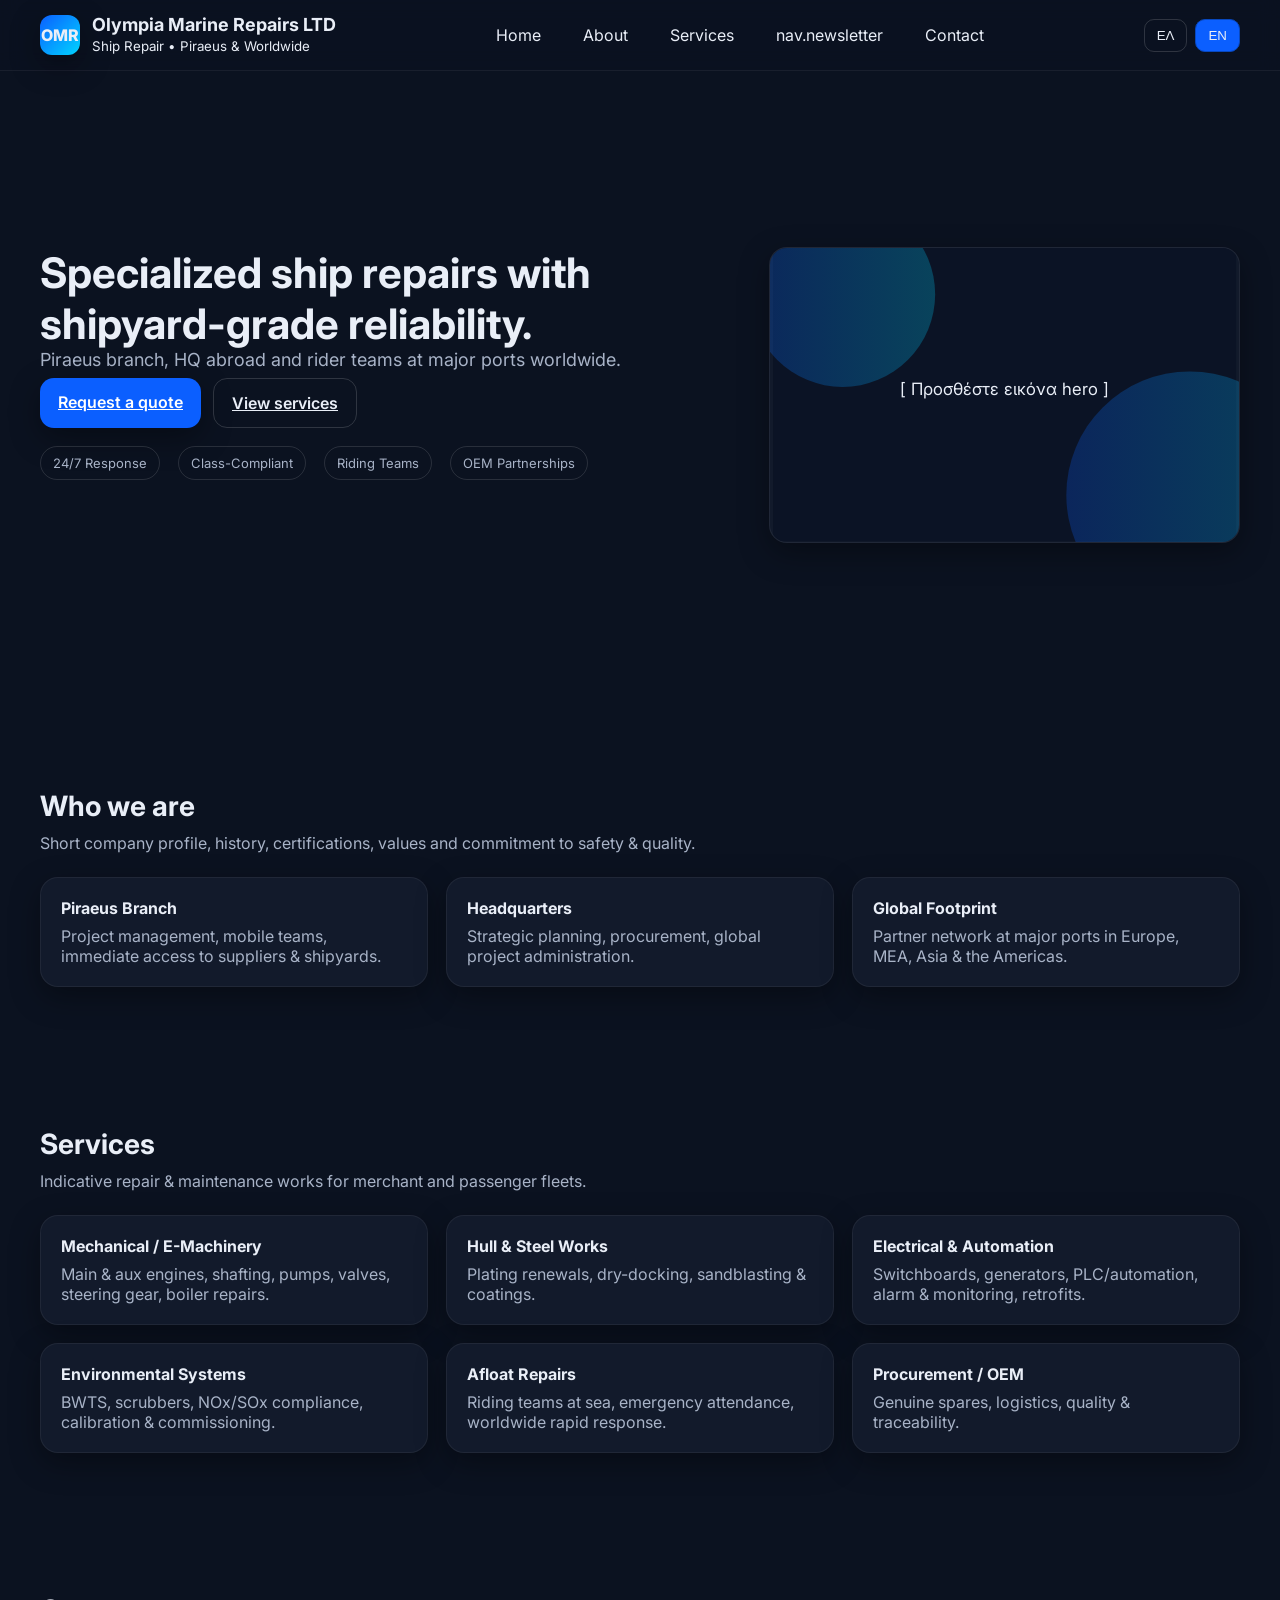
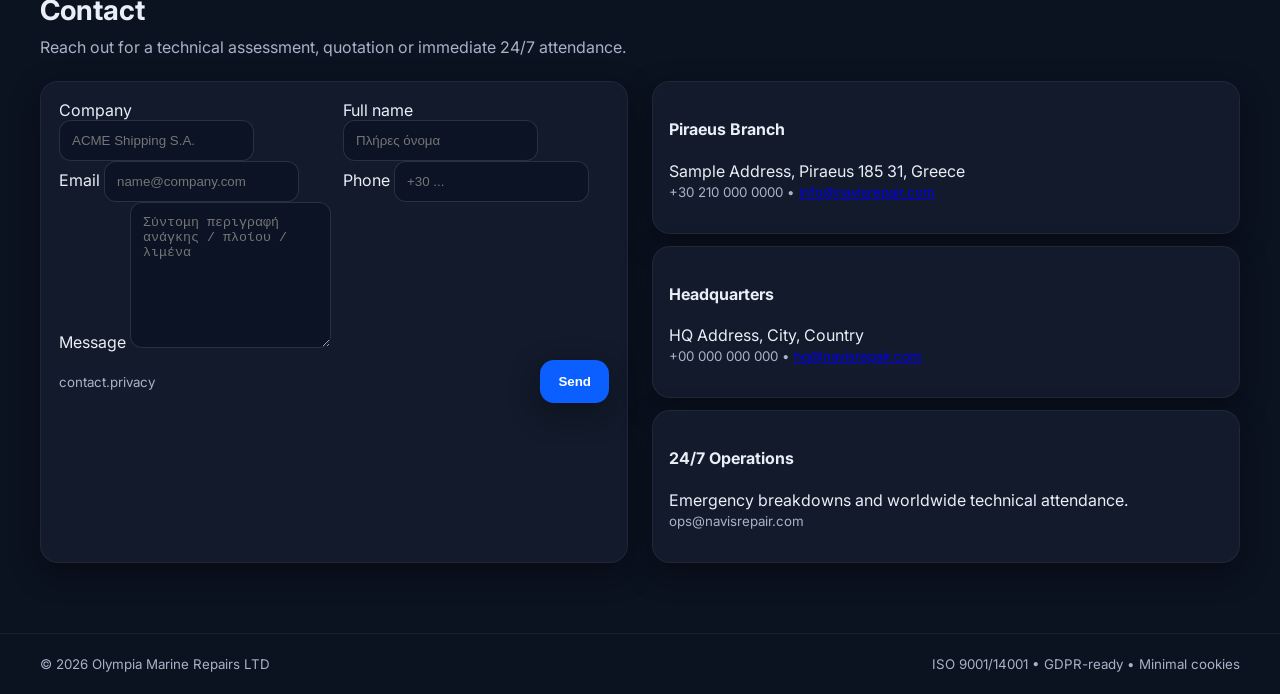
<file: navy.html>
<!DOCTYPE html>
<html lang="el">
<head>
  <meta charset="utf-8" />
  <meta name="viewport" content="width=device-width, initial-scale=1" />
  <title>Olympia Marine Repairs LTD | Επισκευές Καραβιών • Πειραιάς & Διεθνώς</title>
  <link rel="icon" href="assets/favicon.ico" sizes="any">
  <link rel="icon" type="image/png" href="assets/icon-32.png" sizes="32x32">
  <link rel="apple-touch-icon" href="assets/icon-180.png">
  <meta name="description" content="B2B υπηρεσίες επισκευής και συντήρησης πλοίων. Παράρτημα Πειραιά, κεντρικά γραφεία στο εξωτερικό, παρουσία παγκοσμίως." />
  <meta name="color-scheme" content="light dark" />
  <link rel="preconnect" href="https://fonts.googleapis.com">
  <link rel="preconnect" href="https://fonts.gstatic.com" crossorigin>
  <link href="https://fonts.googleapis.com/css2?family=Inter:wght@300;400;600;700&display=swap" rel="stylesheet">
  <style>
    :root{
      --brand:#0b5fff;        /* Κύριο μπλε */
      --brand-dark:#0848bf;   /* Σκούρο μπλε */
      --bg:#0b1220;           /* Σκούρο background */
      --card:#121a2b;         /* Κάρτες */
      --txt:#e9eef7;          /* Κείμενο */
      --muted:#a8b3c7;        /* Δευτερεύον */
      --accent:#00d4ff;       /* Τονισμός */
      --ok:#2ecc71;           /* Επιτυχία */
      --warning:#f1c40f;      /* Προειδοποίηση */
      --danger:#e74c3c;       /* Σφάλμα */
      --radius:18px;
      --shadow:0 10px 30px rgba(0,0,0,.35);
    }

    html,body{margin:0;padding:0;font-family:Inter,system-ui,-apple-system,Segoe UI,Roboto,Arial,sans-serif;background:var(--bg);color:var(--txt);scroll-behavior:smooth}

    /* Layout */
    .container{max-width:1200px;margin:0 auto;padding:0 20px}

    /* Header */
    header{position:sticky;top:0;z-index:50;background:rgba(11,18,32,.75);backdrop-filter:blur(10px);border-bottom:1px solid rgba(255,255,255,.06)}
    .nav{display:flex;align-items:center;justify-content:space-between;height:70px}
    .brand{display:flex;gap:12px;align-items:center;text-decoration:none;color:var(--txt)}
    .brand .logo{width:40px;height:40px;border-radius:12px;background:linear-gradient(135deg,var(--brand),var(--accent));display:grid;place-items:center;box-shadow:var(--shadow)}
    .brand .logo span{font-weight:800}
    .brand h1{font-size:18px;margin:0;line-height:1.1}

    nav ul{display:flex;gap:18px;list-style:none;margin:0;padding:0}
    nav a{color:var(--txt);text-decoration:none;padding:10px 12px;border-radius:10px;transition:all .2s}
    nav a:hover{background:rgba(255,255,255,.06)}

    .lang-switch{display:flex;gap:8px;align-items:center}
    .lang-btn{border:1px solid rgba(255,255,255,.15);background:transparent;color:var(--txt);padding:8px 12px;border-radius:10px;cursor:pointer}
    .lang-btn.active{background:var(--brand);border-color:var(--brand-dark)}

    /* Hero */
    .hero{position:relative;min-height:72vh;display:grid;align-items:center}
    .hero .wrap{display:grid;gap:22px;grid-template-columns:1.2fr .8fr}
    .hero h2{font-size:42px;margin:0}
    .hero p{color:var(--muted);font-size:18px;margin:0}
    .hero .cta{display:flex;gap:12px;margin-top:8px}
    .btn{appearance:none;border:none;border-radius:14px;padding:14px 18px;cursor:pointer;font-weight:600}
    .btn-primary{background:var(--brand);color:white;box-shadow:var(--shadow)}
    .btn-primary:hover{background:var(--brand-dark)}
    .btn-secondary{background:transparent;color:var(--txt);border:1px solid rgba(255,255,255,.15)}

    .badge-row{display:flex;gap:18px;flex-wrap:wrap;margin-top:18px}
    .badge{border:1px solid rgba(255,255,255,.12);border-radius:999px;padding:8px 12px;font-size:13px;color:var(--muted)}

    .card{background:var(--card);border:1px solid rgba(255,255,255,.06);border-radius:var(--radius);box-shadow:var(--shadow)}

    /* Sections */
    section{padding:70px 0}
    section h3{font-size:28px;margin:0 0 10px}
    section p.lead{color:var(--muted);margin:0 0 24px}

    .grid-3{display:grid;grid-template-columns:repeat(3,1fr);gap:18px}
    .grid-2{display:grid;grid-template-columns:repeat(2,1fr);gap:18px}

    .service{padding:20px}
    .service h4{margin:0 0 8px}
    .service p{color:var(--muted);margin:0}

    /* Contact */
    .contact{display:grid;grid-template-columns:1fr 1fr;gap:24px}
    form{display:grid;gap:12px}
    input,textarea{background:#0b1325;border:1px solid rgba(255,255,255,.12);color:var(--txt);border-radius:12px;padding:12px}
    textarea{min-height:120px}

    .offices{display:grid;gap:12px}
    .office{padding:16px}
    .office small{color:var(--muted)}

    /* Footer */
    footer{border-top:1px solid rgba(255,255,255,.06);padding:22px 0;color:var(--muted)}

    /* Responsive */
    @media (max-width:980px){
      .hero .wrap{grid-template-columns:1fr}
      .grid-3{grid-template-columns:1fr}
      .grid-2{grid-template-columns:1fr}
      .contact{grid-template-columns:1fr}
      nav ul{display:none}
    }
  </style>
</head>
<body>
  <!-- Header / Navigation -->
  <header>
    <div class="container nav">
      <a class="brand" href="#home" aria-label="Olympia Marine Repairs LTD Home">
        <div class="logo"><span>OMR</span></div>
        <div>
          <h1>Olympia Marine Repairs LTD</h1>
          <small data-i18n="tagline">Ship Repair • Piraeus & Global</small>
        </div>
      </a>
      <nav aria-label="Main Navigation">
        <ul>
          <li><a href="#home" data-i18n="nav.home">Κεντρική</a></li>
          <li><a href="#about" data-i18n="nav.about">Ποιοι είμαστε</a></li>
          <li><a href="#services" data-i18n="nav.services">Υπηρεσίες</a></li>
          <li><a data-i18n="nav.newsletter" href="newsletter.html">Newsletter</a></li>
          <li><a href="#contact" data-i18n="nav.contact">Επικοινωνία</a></li>
        </ul>
      </nav>
      <div class="lang-switch" role="group" aria-label="Language switcher">
        <button class="lang-btn active" data-lang="el">ΕΛ</button>
        <button class="lang-btn" data-lang="en">EN</button>
      </div>
    </div>
  </header>

  <!-- Hero / Home -->
  <main id="home" class="hero">
    <div class="container wrap">
      <div>
        <h2 data-i18n="hero.title">Εξειδικευμένες επισκευές πλοίων, με αξιοπιστία ναυπηγείου.</h2>
        <p class="lead" data-i18n="hero.subtitle">Παράρτημα Πειραιά, κεντρικά στο εξωτερικό και δίκτυο συνεργείων σε κύρια λιμάνια παγκοσμίως.</p>
        <div class="cta">
          <a class="btn btn-primary" href="#contact" data-i18n="hero.cta_primary">Ζητήστε προσφορά</a>
          <a class="btn btn-secondary" href="#services" data-i18n="hero.cta_secondary">Δείτε υπηρεσίες</a>
        </div>
        <div class="badge-row">
          <span class="badge" data-i18n="hero.badge1">24/7 Response</span>
          <span class="badge" data-i18n="hero.badge2">Class-Compliant</span>
          <span class="badge" data-i18n="hero.badge3">Riding Teams</span>
          <span class="badge" data-i18n="hero.badge4">OEM Partnerships</span>
        </div>
      </div>
      <div class="card" style="aspect-ratio:16/10; overflow:hidden; display:grid; place-items:center">
        <!-- TODO: Προσθέστε δική σας φωτογραφία hero (π.χ. δεξαμενόπλοιο/ναυπηγείο) -->
        <svg width="100%" height="100%" viewBox="0 0 600 380" xmlns="http://www.w3.org/2000/svg">
          <defs>
            <linearGradient id="g" x1="0" x2="1">
              <stop offset="0" stop-color="#0b5fff"/>
              <stop offset="1" stop-color="#00d4ff"/>
            </linearGradient>
          </defs>
          <rect width="600" height="380" fill="#0b1325"/>
          <g opacity=".25">
            <circle cx="90" cy="60" r="120" fill="url(#g)"/>
            <circle cx="540" cy="320" r="160" fill="url(#g)"/>
          </g>
          <text x="50%" y="50%" fill="#e9eef7" font-size="22" font-family="Inter" text-anchor="middle">[ Προσθέστε εικόνα hero ]</text>
        </svg>
      </div>
    </div>
  </main>

  <!-- About -->
  <section id="about">
    <div class="container">
      <h3 data-i18n="about.title">Ποιοι είμαστε</h3>
      <p class="lead" data-i18n="about.lead">Σύντομη περιγραφή εταιρείας, ιστορία, πιστοποιήσεις, αξίες και δέσμευση στην ασφάλεια & ποιότητα.</p>
      <div class="grid-3">
        <div class="card service">
          <h4 data-i18n="about.card1.title">Παράρτημα Πειραιά</h4>
          <p data-i18n="about.card1.text">Διαχείριση έργων, κινητές ομάδες, άμεση πρόσβαση σε προμηθευτές & ναυπηγεία.</p>
        </div>
        <div class="card service">
          <h4 data-i18n="about.card2.title">Κεντρικά Γραφεία</h4>
          <p data-i18n="about.card2.text">Στρατηγικός σχεδιασμός, procurement, διοίκηση διεθνών έργων.</p>
        </div>
        <div class="card service">
          <h4 data-i18n="about.card3.title">Παγκόσμια Παρουσία</h4>
          <p data-i18n="about.card3.text">Δίκτυο συνεργατών σε κύριους λιμένες Ευρώπης, MEA, Ασίας & Αμερικής.</p>
        </div>
      </div>
    </div>
  </section>

  <!-- Services -->
  <section id="services">
    <div class="container">
      <h3 data-i18n="services.title">Υπηρεσίες</h3>
      <p class="lead" data-i18n="services.lead">Ενδεικτικές εργασίες επισκευής & συντήρησης για στόλους εμπορικών και επιβατικών πλοίων.</p>
      <div class="grid-3">
        <div class="card service">
          <h4 data-i18n="services.s1.title">Μηχανικά / Ηλεκτρομηχανικά</h4>
          <p data-i18n="services.s1.text">Main & aux engines, shafting, pumps, valves, steering gear, boiler repairs.</p>
        </div>
        <div class="card service">
          <h4 data-i18n="services.s2.title">Hull & Steel Works</h4>
          <p data-i18n="services.s2.text">Κατασκευή/αντικατάσταση ελασμάτων, δεξαμενισμοί, sandblasting & coatings.</p>
        </div>
        <div class="card service">
          <h4 data-i18n="services.s3.title">Electrical & Automation</h4>
          <p data-i18n="services.s3.text">Switchboards, generators, PLC/automation, alarm & monitoring, retrofits.</p>
        </div>
        <div class="card service">
          <h4 data-i18n="services.s4.title">Συστήματα Περιβάλλοντος</h4>
          <p data-i18n="services.s4.text">BWTS, scrubbers, NOx/SOx compliance, calibration & commissioning.</p>
        </div>
        <div class="card service">
          <h4 data-i18n="services.s5.title">Afloat Repairs</h4>
          <p data-i18n="services.s5.text">Riding teams εν πλω, emergency attendance, worldwide rapid response.</p>
        </div>
        <div class="card service">
          <h4 data-i18n="services.s6.title">Προμήθειες / OEM</h4>
          <p data-i18n="services.s6.text">Γνήσια ανταλλακτικά, logistics, ποιότητα & ιχνηλασιμότητα.</p>
        </div>
      </div>
    </div>
  </section>

  <!-- Contact -->
  <section id="contact">
    <div class="container">
      <h3 data-i18n="contact.title">Επικοινωνία</h3>
      <p class="lead" data-i18n="contact.lead">Επικοινωνήστε για τεχνική αξιολόγηση, προσφορά ή άμεση ανταπόκριση 24/7.</p>

      <div class="contact">
        <!-- FORM: (μη λειτουργική υποβολή — backend αργότερα) -->
        <form class="card" onsubmit="event.preventDefault(); alert(i18n.t('contact.toast'));">
          <div class="container" style="padding:18px 18px 6px">
            <div class="grid-2">
              <label>
                <span data-i18n="contact.form.company">Εταιρεία</span>
                <input required placeholder="ACME Shipping S.A." />
              </label>
              <label>
                <span data-i18n="contact.form.name">Ονοματεπώνυμο</span>
                <input required placeholder="Πλήρες όνομα" />
              </label>
            </div>
            <div class="grid-2">
              <label>
                <span data-i18n="contact.form.email">Email</span>
                <input type="email" required placeholder="name@company.com" />
              </label>
              <label>
                <span data-i18n="contact.form.phone">Τηλέφωνο</span>
                <input placeholder="+30 ..." />
              </label>
            </div>
            <label>
              <span data-i18n="contact.form.message">Μήνυμα</span>
              <textarea placeholder="Σύντομη περιγραφή ανάγκης / πλοίου / λιμένα"></textarea>
            </label>
            <div style="display:flex;gap:10px;align-items:center;justify-content:space-between;margin-top:8px">
              <small style="color:var(--muted)" data-i18n="contact.privacy">Με την υποβολή αποδέχεστε τους όρους απορρήτου μας.</small>
              <button class="btn btn-primary" type="submit" data-i18n="contact.form.submit">Αποστολή</button>
            </div>
          </div>
        </form>

        <!-- Offices / Info -->
        <div class="offices">
          <div class="card office">
            <h4 data-i18n="contact.piraeus.title">Παράρτημα Πειραιά</h4>
            <p>
              <span data-i18n="contact.piraeus.addr">Ενδεικτική Διεύθυνση, Πειραιάς 185 31, Ελλάδα</span><br />
              <small>+30 210 000 0000 • <a href="mailto:info@navisrepair.com">info@navisrepair.com</a></small>
            </p>
          </div>
          <div class="card office">
            <h4 data-i18n="contact.hq.title">Κεντρικά Γραφεία</h4>
            <p>
              <span data-i18n="contact.hq.addr">HQ Address, City, Country</span><br />
              <small>+00 000 000 000 • <a href="mailto:hq@navisrepair.com">hq@navisrepair.com</a></small>
            </p>
          </div>
          <div class="card office">
            <h4 data-i18n="contact.ops.title">24/7 Operations</h4>
            <p>
              <span data-i18n="contact.ops.text">Επείγουσες βλάβες και τεχνικές παρουσίες παγκοσμίως.</span><br />
              <small>ops@navisrepair.com</small>
            </p>
          </div>
        </div>
      </div>
    </div>
  </section>

  <footer>
    <div class="container" style="display:flex;gap:12px;justify-content:space-between;align-items:center;flex-wrap:wrap">
      <small>© <span id="year"></span> Olympia Marine Repairs LTD</small>
      <small data-i18n="footer.note">Πιστοποίηση ISO 9001/14001 • GDPR-ready • Cookies minimal</small>
    </div>
  </footer>

  <!-- JSON-LD: Οργανισμός για SEO -->
  <script type="application/ld+json">
  {
    "@context": "https://schema.org",
    "@type": "Organization",
    "name": "Olympia Marine Repairs LTD",
    "url": "https://example.com",
    "logo": "https://example.com/logo.png",
    "description": "Ship repair & maintenance services. Piraeus branch, global coverage.",
    "sameAs": [
      "https://www.linkedin.com/company/example",
      "https://www.facebook.com/example"
    ],
    "address": [{
      "@type":"PostalAddress",
      "addressLocality":"Πειραιάς",
      "addressCountry":"GR",
      "streetAddress":"Ενδεικτική Διεύθυνση",
      "postalCode":"18531"
    }]
  }
  </script>

  <!-- Διγλωσσία / Μικρή βιβλιοθήκη i18n -->
  <script>
    const i18n = {
      current: 'el',
      dict: {
        el: {
          tagline: 'Ship Repair • Πειραιάς & Παγκοσμίως',
          'nav.home':'Κεντρική','nav.about':'Ποιοι είμαστε','nav.services':'Υπηρεσίες','nav.contact':'Επικοινωνία',
          'hero.title':'Εξειδικευμένες επισκευές πλοίων, με αξιοπιστία ναυπηγείου.',
          'hero.subtitle':'Παράρτημα Πειραιά, κεντρικά στο εξωτερικό και δίκτυο συνεργείων σε κύρια λιμάνια παγκοσμίως.',
          'hero.cta_primary':'Ζητήστε προσφορά','hero.cta_secondary':'Δείτε υπηρεσίες',
          'hero.badge1':'24/7 Response','hero.badge2':'Class-Compliant','hero.badge3':'Riding Teams','hero.badge4':'OEM Partnerships',
          'about.title':'Ποιοι είμαστε','about.lead':'Σύντομη περιγραφή εταιρείας, ιστορία, πιστοποιήσεις, αξίες και δέσμευση στην ασφάλεια & ποιότητα.',
          'about.card1.title':'Παράρτημα Πειραιά','about.card1.text':'Διαχείριση έργων, κινητές ομάδες, άμεση πρόσβαση σε προμηθευτές & ναυπηγεία.',
          'about.card2.title':'Κεντρικά Γραφεία','about.card2.text':'Στρατηγικός σχεδιασμός, procurement, διοίκηση διεθνών έργων.',
          'about.card3.title':'Παγκόσμια Παρουσία','about.card3.text':'Δίκτυο συνεργατών σε κύριους λιμένες Ευρώπης, MEA, Ασίας & Αμερικής.',
          'services.title':'Υπηρεσίες','services.lead':'Ενδεικτικές εργασίες επισκευής & συντήρησης για στόλους εμπορικών και επιβατικών πλοίων.',
          'services.s1.title':'Μηχανικά / Ηλεκτρομηχανικά','services.s1.text':'Main & aux engines, shafting, pumps, valves, steering gear, boiler repairs.',
          'services.s2.title':'Hull & Steel Works','services.s2.text':'Κατασκευή/αντικατάσταση ελασμάτων, δεξαμενισμοί, sandblasting & coatings.',
          'services.s3.title':'Electrical & Automation','services.s3.text':'Switchboards, generators, PLC/automation, alarm & monitoring, retrofits.',
          'services.s4.title':'Συστήματα Περιβάλλοντος','services.s4.text':'BWTS, scrubbers, NOx/SOx compliance, calibration & commissioning.',
          'services.s5.title':'Afloat Repairs','services.s5.text':'Riding teams εν πλω, emergency attendance, worldwide rapid response.',
          'services.s6.title':'Προμήθειες / OEM','services.s6.text':'Γνήσια ανταλλακτικά, logistics, ποιότητα & ιχνηλασιμότητα.',
          'contact.title':'Επικοινωνία','contact.lead':'Επικοινωνήστε για τεχνική αξιολόγηση, προσφορά ή άμεση ανταπόκριση 24/7.',
          'contact.form.company':'Εταιρεία','contact.form.name':'Ονοματεπώνυμο','contact.form.email':'Email','contact.form.phone':'Τηλέφωνο','contact.form.message':'Μήνυμα','contact.form.submit':'Αποστολή',
          'contact.piraeus.title':'Παράρτημα Πειραιά','contact.piraeus.addr':'Ενδεικτική Διεύθυνση, Πειραιάς 185 31, Ελλάδα',
          'contact.hq.title':'Κεντρικά Γραφεία','contact.hq.addr':'HQ Address, City, Country',
          'contact.ops.title':'24/7 Operations','contact.ops.text':'Επείγουσες βλάβες και τεχνικές παρουσίες παγκοσμίως.',
          'contact.toast':'Ευχαριστούμε! Θα επικοινωνήσουμε σύντομα. (Demo φόρμας).',
          'footer.note':'Πιστοποίηση ISO 9001/14001 • GDPR-ready • Cookies minimal'
        },
        en: {
          tagline: 'Ship Repair • Piraeus & Worldwide',
          'nav.home':'Home','nav.about':'About','nav.services':'Services','nav.contact':'Contact',
          'hero.title':'Specialized ship repairs with shipyard-grade reliability.',
          'hero.subtitle':'Piraeus branch, HQ abroad and rider teams at major ports worldwide.',
          'hero.cta_primary':'Request a quote','hero.cta_secondary':'View services',
          'hero.badge1':'24/7 Response','hero.badge2':'Class-Compliant','hero.badge3':'Riding Teams','hero.badge4':'OEM Partnerships',
          'about.title':'Who we are','about.lead':'Short company profile, history, certifications, values and commitment to safety & quality.',
          'about.card1.title':'Piraeus Branch','about.card1.text':'Project management, mobile teams, immediate access to suppliers & shipyards.',
          'about.card2.title':'Headquarters','about.card2.text':'Strategic planning, procurement, global project administration.',
          'about.card3.title':'Global Footprint','about.card3.text':'Partner network at major ports in Europe, MEA, Asia & the Americas.',
          'services.title':'Services','services.lead':'Indicative repair & maintenance works for merchant and passenger fleets.',
          'services.s1.title':'Mechanical / E-Machinery','services.s1.text':'Main & aux engines, shafting, pumps, valves, steering gear, boiler repairs.',
          'services.s2.title':'Hull & Steel Works','services.s2.text':'Plating renewals, dry-docking, sandblasting & coatings.',
          'services.s3.title':'Electrical & Automation','services.s3.text':'Switchboards, generators, PLC/automation, alarm & monitoring, retrofits.',
          'services.s4.title':'Environmental Systems','services.s4.text':'BWTS, scrubbers, NOx/SOx compliance, calibration & commissioning.',
          'services.s5.title':'Afloat Repairs','services.s5.text':'Riding teams at sea, emergency attendance, worldwide rapid response.',
          'services.s6.title':'Procurement / OEM','services.s6.text':'Genuine spares, logistics, quality & traceability.',
          'contact.title':'Contact','contact.lead':'Reach out for a technical assessment, quotation or immediate 24/7 attendance.',
          'contact.form.company':'Company','contact.form.name':'Full name','contact.form.email':'Email','contact.form.phone':'Phone','contact.form.message':'Message','contact.form.submit':'Send',
          'contact.piraeus.title':'Piraeus Branch','contact.piraeus.addr':'Sample Address, Piraeus 185 31, Greece',
          'contact.hq.title':'Headquarters','contact.hq.addr':'HQ Address, City, Country',
          'contact.ops.title':'24/7 Operations','contact.ops.text':'Emergency breakdowns and worldwide technical attendance.',
          'contact.toast':'Thank you! We will contact you shortly. (Form demo).',
          'footer.note':'ISO 9001/14001 • GDPR-ready • Minimal cookies'
        }
      },
      t(key){ return this.dict[this.current][key] || key; },
      set(lang){
        this.current = lang;
        localStorage.setItem('lang', lang);
        for(const el of document.querySelectorAll('[data-i18n]')){
          const key = el.getAttribute('data-i18n');
          el.textContent = this.t(key);
        }
        document.documentElement.lang = lang;
        document.querySelectorAll('.lang-btn').forEach(b=>b.classList.toggle('active', b.dataset.lang===lang));
      }
    };

    // Init
    const saved = localStorage.getItem('lang');
    i18n.set(saved || (navigator.language?.startsWith('el') ? 'el' : 'en'));

    // Bindings
    document.querySelectorAll('.lang-btn').forEach(btn=>{
      btn.addEventListener('click', ()=> i18n.set(btn.dataset.lang));
    });

    // Year
    document.getElementById('year').textContent = new Date().getFullYear();
  </script>
</body>
</html>
</file>
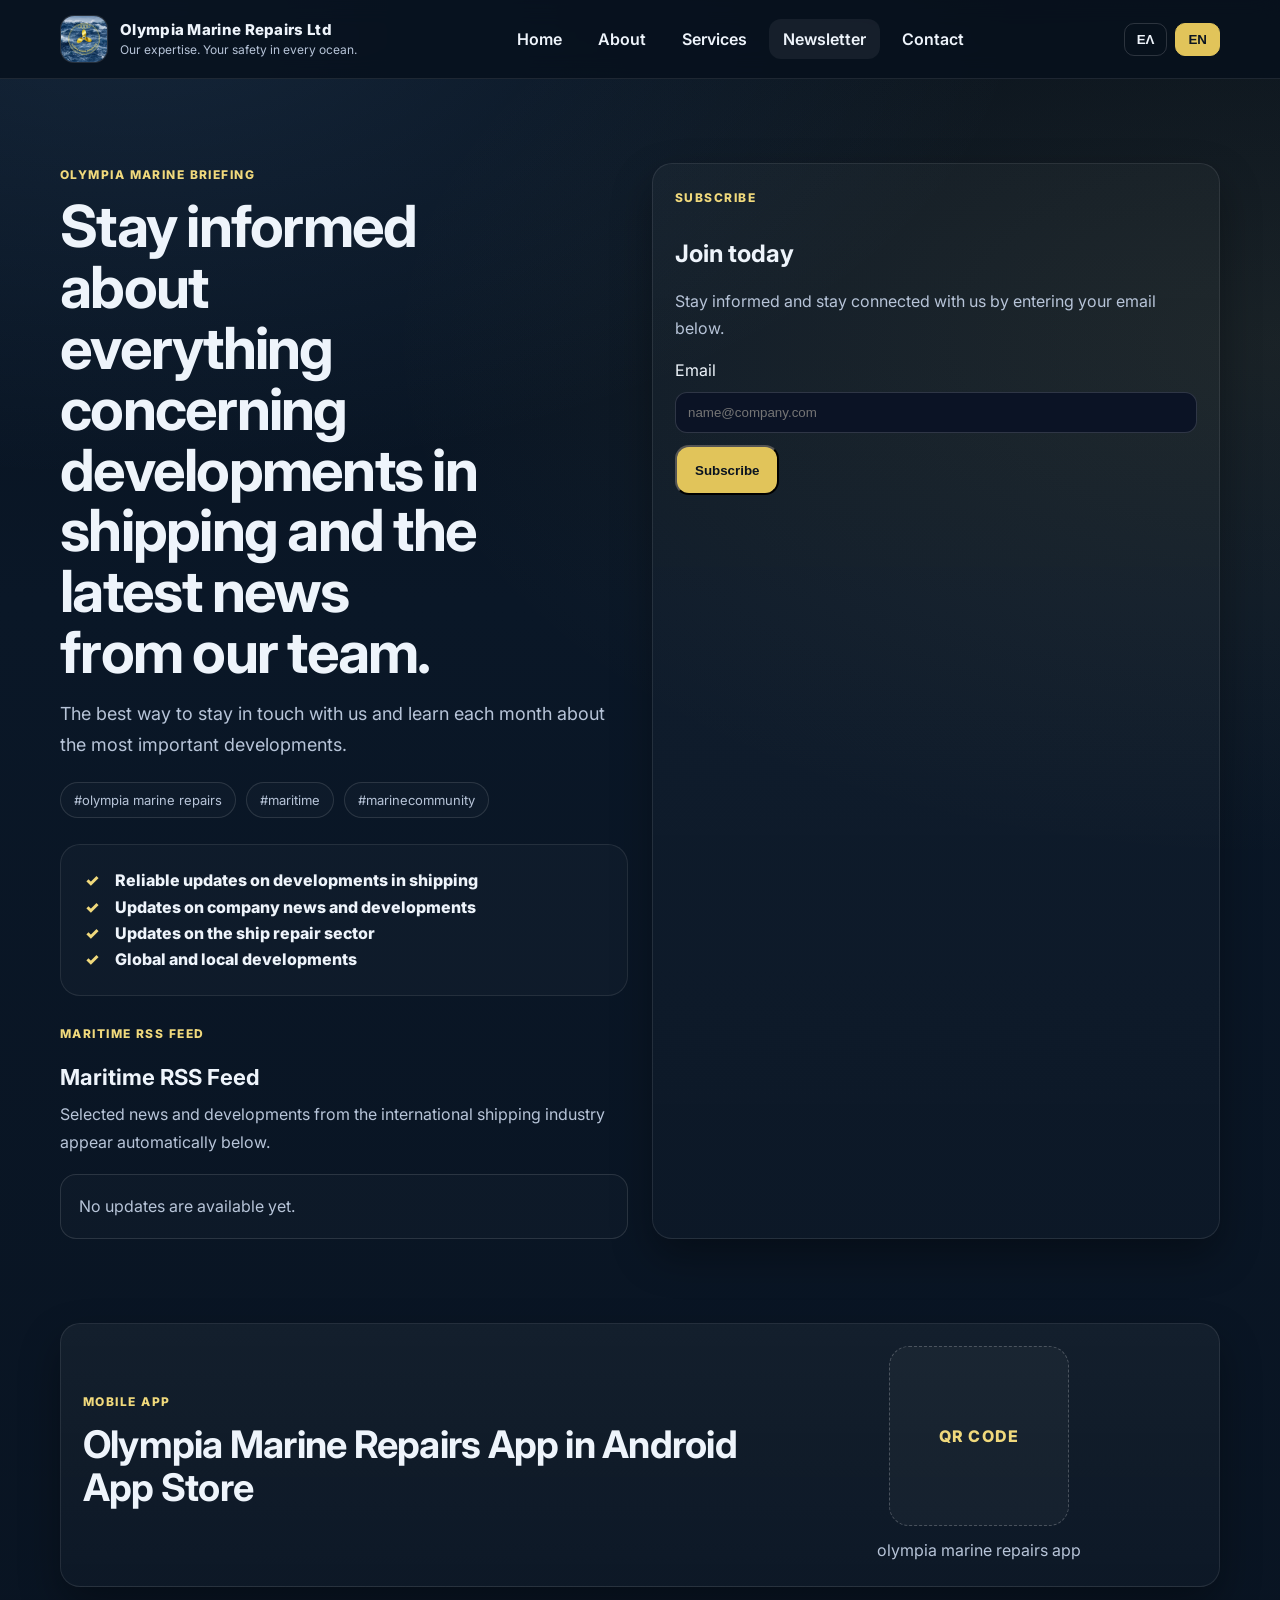
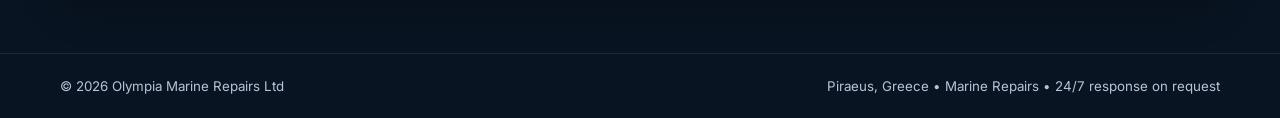
<file: newsletter.html>
<!DOCTYPE html>
<html lang="el" data-page="newsletter">
<head>
  <meta charset="utf-8" />
  <meta name="viewport" content="width=device-width, initial-scale=1" />
  <title data-i18n="meta.title_newsletter">Olympia Marine Repairs Ltd | Newsletter</title>
  <meta name="description" content="Μείνετε ενημερωμένοι για τις εξελίξεις στη ναυτιλία και για τα νέα της ομάδας της Olympia Marine Repairs Ltd." />
  <link rel="preconnect" href="https://fonts.googleapis.com">
  <link rel="preconnect" href="https://fonts.gstatic.com" crossorigin>
  <link href="https://fonts.googleapis.com/css2?family=Inter:wght@300;400;600;700;800&display=swap" rel="stylesheet">
  <link rel="icon" type="image/png" href="logo.png">
  <link rel="apple-touch-icon" href="logo.png">
  <link rel="stylesheet" href="styles.css" />
</head>
<body>
  <header class="site-header">
    <div class="container nav">
      <a class="brand" href="index.html" aria-label="Olympia Marine Repairs Ltd Home">
        <div class="logo" aria-hidden="true"><img src="logo.png" alt="Olympia Marine Repairs Ltd"></div>
        <div class="brand-text">
          <strong>Olympia Marine Repairs Ltd</strong>
          <small data-i18n="site.tagline">Our expertise. Your safety in every ocean.</small>
        </div>
      </a>

      <nav aria-label="Main Navigation">
        <ul class="menu">
          <li><a data-i18n="nav.home" href="index.html">Κεντρική</a></li>
          <li><a data-i18n="nav.about" href="about.html">Ποιοι είμαστε</a></li>
          <li><a data-i18n="nav.services" href="services.html">Υπηρεσίες</a></li>
          <li><a data-i18n="nav.newsletter" href="newsletter.html">Newsletter</a></li>
          <li><a data-i18n="nav.contact" href="contact.html">Επικοινωνία</a></li>
        </ul>
      </nav>

      <div class="lang-switch" role="group" aria-label="Language switcher">
        <button class="lang-btn" data-lang="el" type="button">ΕΛ</button>
        <button class="lang-btn" data-lang="en" type="button">EN</button>
      </div>
    </div>
  </header>

  <main>
    <section class="hero newsletter-hero">
      <div class="container grid-2 newsletter-hero-grid">
        <div>
          <span class="section-kicker" data-i18n="newsletter.hero.kicker">Olympia Marine Briefing</span>

          <h1 data-i18n="newsletter.hero.title">
            Μείνετε ενημερωμένοι για οτιδήποτε αφορά τις εξελίξεις στην ναυτιλία αλλά και για τα νέα της ομάδας μας
          </h1>

          <p class="lead" data-i18n="newsletter.hero.text">
            Ο καλύτερος τρόπος ενημέρωσης για να παραμείνετε σε επαφή μαζί μας αλλά και να μαθαίνετε κάθε μήνα και τις σημαντικότερες εξελίξεις.
          </p>

          <div class="badge-row">
            <span class="badge">#olympia marine repairs</span>
            <span class="badge">#maritime</span>
            <span class="badge">#marinecommunity</span>
          </div>

          <ul class="checklist checklist-section">
            <li data-i18n="newsletter.list.1">Έγκυρη ενημέρωση για εξελίξεις στη ναυτιλία</li>
            <li data-i18n="newsletter.list.2">Ενημέρωση για εταιρικά νέα και εξελίξεις</li>
            <li data-i18n="newsletter.list.3">Ενημέρωση για τον χώρο της επισκευής καραβιών</li>
            <li data-i18n="newsletter.list.4">Εξελίξεις από τον κόσμο και τοπικά</li>
          </ul>

          <div class="newsletter-live-stream">
            <span class="section-kicker" data-i18n="newsletter.rss.kicker">RSS Feed της Ναυτιλίας</span>
            <h3 data-i18n="newsletter.rss.title">RSS Feed της Ναυτιλίας</h3>
            <p class="contact-note" data-i18n="newsletter.rss.text">
              Παρακάτω εμφανίζονται αυτόματα επιλεγμένες ειδήσεις και εξελίξεις από τον χώρο της διεθνούς ναυτιλίας.
            </p>
            <div id="newsletterStream" class="feed-grid"></div>
          </div>
        </div>

        <aside class="card newsletter-form-card">
          <span class="section-kicker" data-i18n="newsletter.form.kicker">Subscribe</span>
          <h2 data-i18n="newsletter.form.title">Γίνε μέλος σήμερα</h2>
          <p class="contact-note" data-i18n="newsletter.form.text">
            Μείνετε ενημερωμένοι, μείνετε συντονισμένοι μαζί μας καταχωρώντας το email σας πιο κάτω.
          </p>

          <form
            class="contact-form newsletter-form"
            id="newsletterForm"
            action="https://buttondown.com/api/emails/embed-subscribe/olympiamarinerepairsgr"
            method="post"
          >
            <input type="hidden" name="tag" value="website">
            <input type="hidden" name="tag" value="newsletter">
            <input type="hidden" name="tag" id="newsletterLangTag" value="lang-el">

            <label for="bd-email" data-i18n="newsletter.form.email">Email</label>
            <input
              type="email"
              name="email"
              id="bd-email"
              required
              data-i18n-placeholder="newsletter.form.email_ph"
              placeholder="name@company.com"
            >

            <div class="form-actions form-actions-stacked">
              <button class="btn btn-primary" type="submit" data-i18n="newsletter.form.submit">Εγγραφή</button>
            </div>

            <p class="form-status" id="newsletterStatus" aria-live="polite"></p>
          </form>
        </aside>
      </div>
    </section>

    <section class="content section-alt">
      <div class="container">
        <div class="card cta-card newsletter-promo-card newsletter-app-card">
          <div class="cta-copy">
            <span class="section-kicker" data-i18n="newsletter.app.kicker">Mobile app</span>
            <h2 data-i18n="newsletter.app.title">Olympia Marine Repairs App in Android App Store</h2>
          </div>

          <div class="newsletter-qr-box">
            <div class="qr-placeholder">QR CODE</div>
            <p class="qr-note" data-i18n="newsletter.app.note">olympia marine repairs app</p>
          </div>
        </div>
      </div>
    </section>
  </main>

  <footer class="site-footer">
    <div class="container footer-inner">
      <small>© <span id="year"></span> Olympia Marine Repairs Ltd</small>
      <small data-i18n="footer.note">Piraeus, Greece • Marine Repairs • 24/7 response on request</small>
    </div>
  </footer>

  <script src="i18n.js"></script>
  <script>
    document.getElementById('year').textContent = new Date().getFullYear();

    const streamMessages = {
      el: {
        loading: 'Φόρτωση ενημερώσεων...',
        empty: 'Δεν υπάρχουν ακόμη διαθέσιμες ενημερώσεις.',
        loadError: 'Οι ενημερώσεις δεν φορτώθηκαν ακόμη. Ελέγξτε αν υπάρχει το αρχείο content/newsletter-hub.json.',
        readMore: 'Περισσότερα',
        rss: 'RSS Feed'
      },
      en: {
        loading: 'Loading updates...',
        empty: 'No updates are available yet.',
        loadError: 'Updates could not be loaded yet. Check whether content/newsletter-hub.json exists.',
        readMore: 'Read more',
        rss: 'RSS Feed'
      }
    };

    function currentLang() {
      return document.documentElement.lang === 'en' ? 'en' : 'el';
    }

    function msg(key) {
      return streamMessages[currentLang()][key];
    }

    function pickText(value) {
      if (!value) return '';
      if (typeof value === 'string') return value;
      return value[currentLang()] || value.en || value.el || '';
    }

    function formatDate(isoString) {
      if (!isoString) return '';
      try {
        return new Date(isoString).toLocaleDateString(
          currentLang() === 'el' ? 'el-GR' : 'en-GB',
          { year: 'numeric', month: 'short', day: 'numeric' }
        );
      } catch (e) {
        return isoString;
      }
    }

    function renderNewsletterStream(items) {
      const container = document.getElementById('newsletterStream');
      if (!container) return;

      if (!items || !items.length) {
        container.innerHTML = '<div class="feed-card"><p class="feed-summary">' + msg('empty') + '</p></div>';
        return;
      }

      container.innerHTML = items.map(item => {
        const title = pickText(item.title);
        const summary = pickText(item.summary);
        const publishedAt = formatDate(item.publishedAt);
        const source = item.sourceLabel || '';
        const url = item.url || '#';

        return `
          <article class="feed-card">
            <div class="feed-meta">
              <span class="feed-type">${msg('rss')}</span>
              <span>${source}</span>
              <span>${publishedAt}</span>
            </div>
            <h3 class="feed-title">${title}</h3>
            <p class="feed-summary">${summary}</p>
            <a class="contact-link feed-link" href="${url}" target="_blank" rel="noopener">${msg('readMore')}</a>
          </article>
        `;
      }).join('');
    }

    async function loadNewsletterHub() {
      const container = document.getElementById('newsletterStream');
      if (!container) return;

      container.innerHTML = '<div class="feed-card"><p class="feed-summary">' + msg('loading') + '</p></div>';

      try {
        const response = await fetch('content/newsletter-hub.json?ts=' + Date.now(), { cache: 'no-store' });
        if (!response.ok) throw new Error('Hub not found');

        const data = await response.json();
        const items = Array.isArray(data.items) ? data.items.slice(0, 6) : [];

        renderNewsletterStream(items);
      } catch (error) {
        container.innerHTML = '<div class="feed-card"><p class="feed-summary">' + msg('loadError') + '</p></div>';
      }
    }

    function updateLanguageTag() {
      const langTag = document.getElementById('newsletterLangTag');
      if (!langTag) return;
      langTag.value = currentLang() === 'en' ? 'lang-en' : 'lang-el';
    }

    document.addEventListener('DOMContentLoaded', () => {
      updateLanguageTag();
      loadNewsletterHub();

      document.querySelectorAll('.lang-btn').forEach(btn => {
        btn.addEventListener('click', () => {
          setTimeout(() => {
            updateLanguageTag();
            loadNewsletterHub();
          }, 20);
        });
      });
    });
  </script>
</body>
</html>
</file>
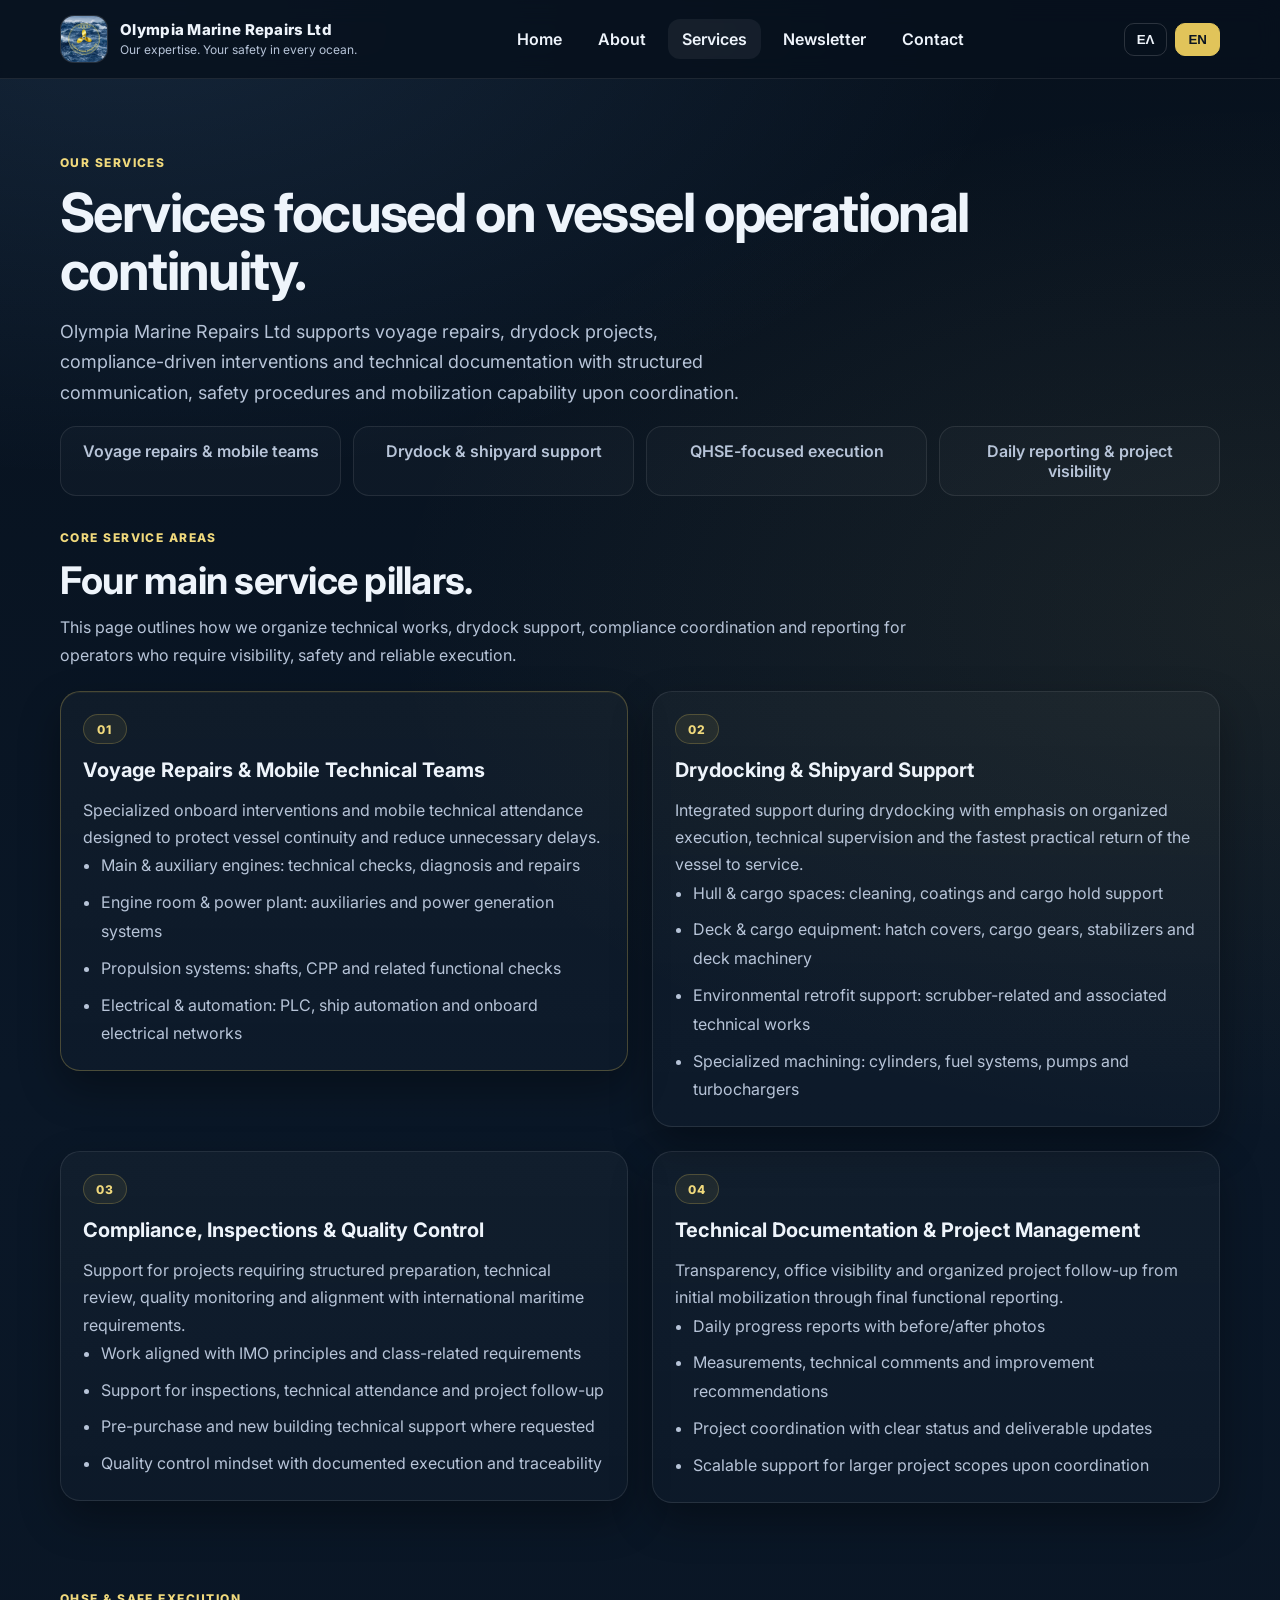
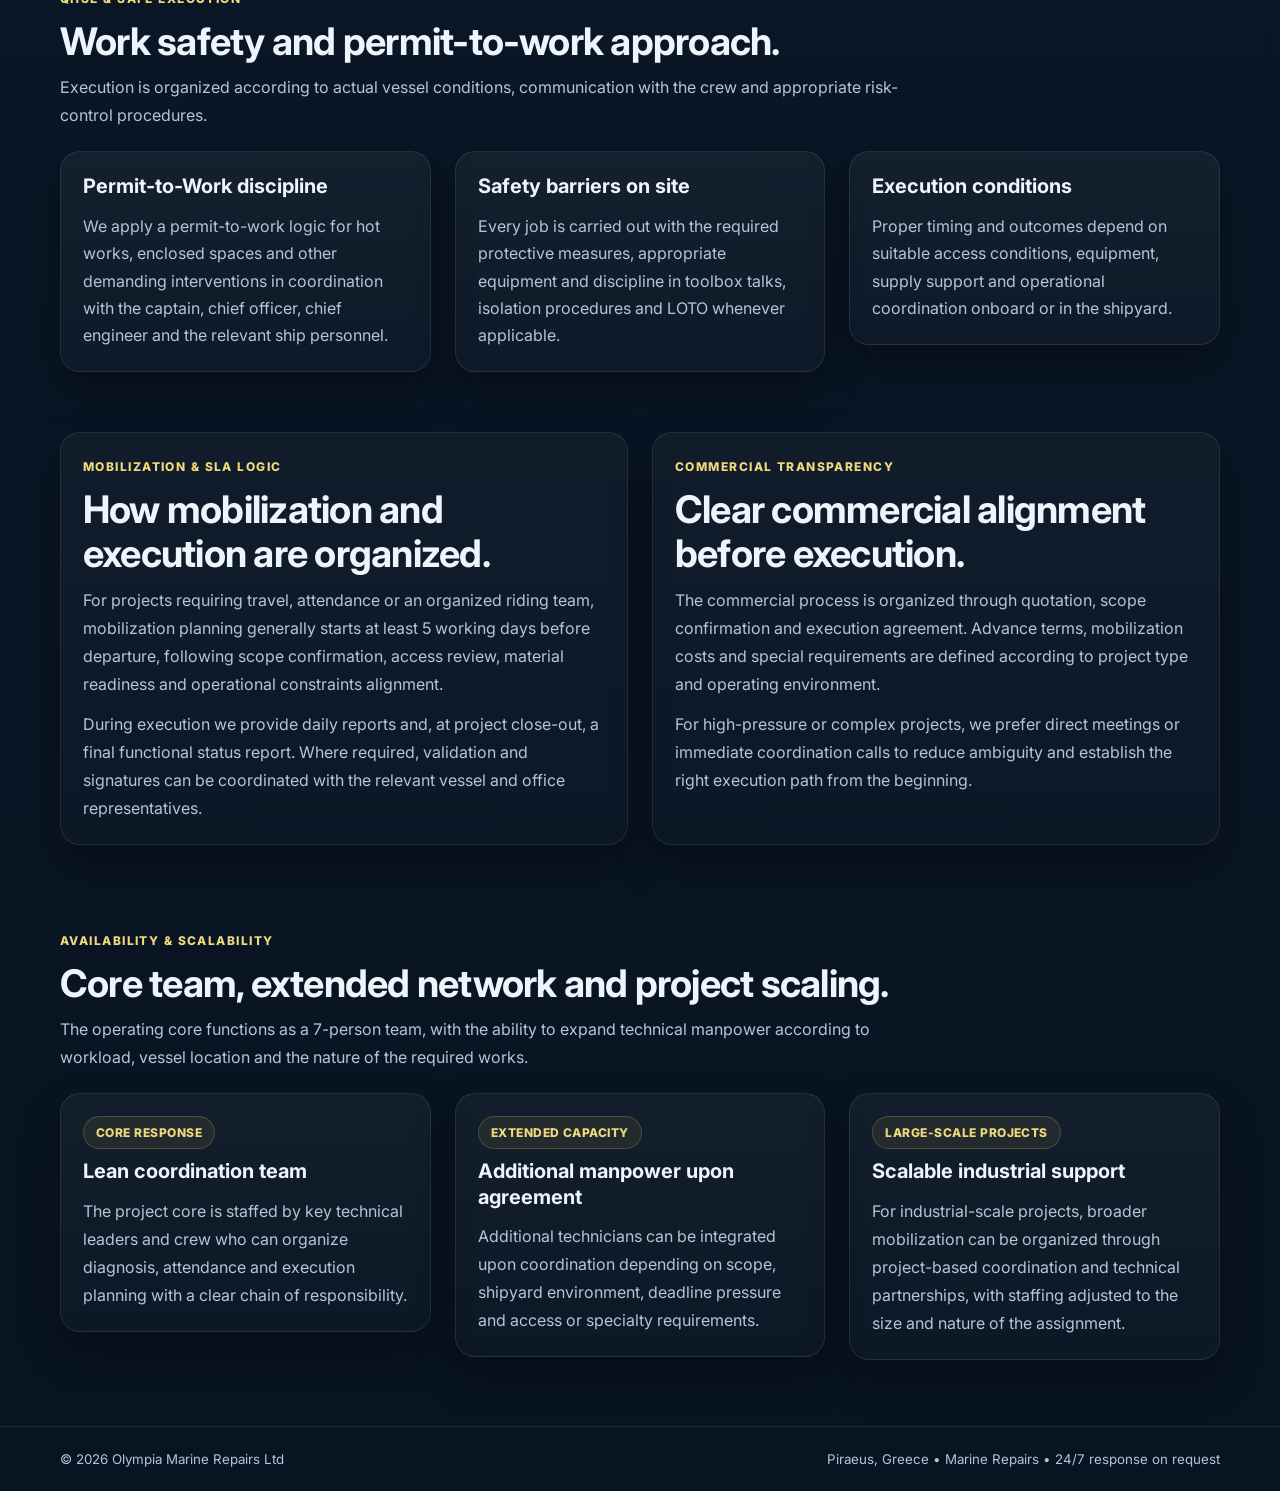
<file: services.html>
<!DOCTYPE html>
<html lang="el" data-page="services">
<head>
  <meta charset="utf-8" />
  <meta name="viewport" content="width=device-width, initial-scale=1" />
  <title data-i18n="meta.title_services">Olympia Marine Repairs Ltd | Υπηρεσίες</title>
  <meta name="description" content="Υπηρεσίες voyage repairs, drydock support, compliance coordination, technical documentation και mobile technical teams από την Olympia Marine Repairs Ltd με έδρα τον Πειραιά." />
  <link rel="preconnect" href="https://fonts.googleapis.com">
  <link rel="preconnect" href="https://fonts.gstatic.com" crossorigin>
  <link href="https://fonts.googleapis.com/css2?family=Inter:wght@300;400;600;700;800&display=swap" rel="stylesheet">
  <link rel="icon" type="image/png" href="logo.png">
  <link rel="apple-touch-icon" href="logo.png">
  <link rel="stylesheet" href="styles.css" />
</head>
<body>
  <header class="site-header">
    <div class="container nav">
      <a class="brand" href="index.html" aria-label="Olympia Marine Repairs Ltd Home">
        <div class="logo" aria-hidden="true"><img src="logo.png" alt="Olympia Marine Repairs Ltd"></div>
        <div class="brand-text">
          <strong>Olympia Marine Repairs Ltd</strong>
          <small data-i18n="site.tagline">Our expertise. Your safety in every ocean.</small>
        </div>
      </a>

      <nav aria-label="Main Navigation">
        <ul class="menu">
          <li><a data-i18n="nav.home" href="index.html">Κεντρική</a></li>
          <li><a data-i18n="nav.about" href="about.html">Ποιοι είμαστε</a></li>
          <li><a data-i18n="nav.services" href="services.html">Υπηρεσίες</a></li>
          <li><a data-i18n="nav.newsletter" href="newsletter.html">Newsletter</a></li> 
          <li><a data-i18n="nav.contact" href="contact.html">Επικοινωνία</a></li>
        </ul>
      </nav>

      <div class="lang-switch" role="group" aria-label="Language switcher">
        <button class="lang-btn" data-lang="el">ΕΛ</button>
        <button class="lang-btn" data-lang="en">EN</button>
      </div>
    </div>
  </header>

  <main>
    <section class="page-hero">
      <div class="container">
        <span class="section-kicker" data-i18n="services.hero.kicker">Our Services</span>
        <h1 data-i18n="services.title">Υπηρεσίες με έμφαση στη λειτουργική συνέχεια του πλοίου.</h1>
        <p class="lead" data-i18n="services.lead">Η Olympia Marine Repairs Ltd υποστηρίζει voyage repairs, drydock projects, compliance-driven interventions και τεχνική τεκμηρίωση με δομημένη επικοινωνία, safety procedures και δυνατότητα κινητοποίησης κατόπιν συνεννόησης.</p>
      </div>
    </section>

    <section class="trust-strip section-tight">
      <div class="container trust-grid">
        <div class="trust-item" data-i18n="services.trust.1">Voyage repairs & mobile teams</div>
        <div class="trust-item" data-i18n="services.trust.2">Drydock & shipyard support</div>
        <div class="trust-item" data-i18n="services.trust.3">QHSE-focused execution</div>
        <div class="trust-item" data-i18n="services.trust.4">Daily reporting & project visibility</div>
      </div>
    </section>

    <section class="content section-tight">
      <div class="container">
        <div class="section-head">
          <span class="section-kicker" data-i18n="services.core.kicker">Core service areas</span>
          <h2 data-i18n="services.core.title">Τέσσερις βασικοί πυλώνες υπηρεσιών.</h2>
          <p data-i18n="services.core.text">Η σελίδα αυτή παρουσιάζει τον τρόπο με τον οποίο οργανώνουμε τεχνικές εργασίες, drydock υποστήριξη, compliance coordination και reporting για operators που χρειάζονται καθαρή εικόνα, ασφάλεια και αξιόπιστη εκτέλεση.</p>
        </div>

        <div class="grid-2 cards-top">
          <article class="card service-card service-card-accent">
            <span class="service-label" data-i18n="services.card1.label">01</span>
            <h3 data-i18n="services.card1.title">Voyage Repairs & Mobile Technical Teams</h3>
            <p data-i18n="services.card1.text">Εξειδικευμένες εν πλω επεμβάσεις και mobile technical attendance για τη διασφάλιση της επιχειρησιακής συνέχειας χωρίς περιττές καθυστερήσεις.</p>
            <ul class="mini-list mini-list-spaced">
              <li data-i18n="services.card1.li1">Main & auxiliary engines: τεχνικός έλεγχος, διάγνωση και επισκευές</li>
              <li data-i18n="services.card1.li2">Engine room & power plant: auxiliaries και συστήματα παραγωγής ενέργειας</li>
              <li data-i18n="services.card1.li3">Propulsion systems: άξονες, CPP και συναφή λειτουργικά checks</li>
              <li data-i18n="services.card1.li4">Electrical & automation: PLC, ship automation και ηλεκτρολογικά δίκτυα</li>
            </ul>
          </article>

          <article class="card service-card">
            <span class="service-label" data-i18n="services.card2.label">02</span>
            <h3 data-i18n="services.card2.title">Drydocking & Shipyard Support</h3>
            <p data-i18n="services.card2.text">Ολοκληρωμένη υποστήριξη κατά τον δεξαμενισμό με στόχο την οργανωμένη εκτέλεση, την τεχνική παρακολούθηση και την ταχύτερη δυνατή επιστροφή του πλοίου στην υπηρεσία.</p>
            <ul class="mini-list mini-list-spaced">
              <li data-i18n="services.card2.li1">Hull & cargo spaces: καθαρισμοί, coatings και cargo hold support</li>
              <li data-i18n="services.card2.li2">Deck & cargo equipment: hatch covers, cargo gears, stabilizers και deck machinery</li>
              <li data-i18n="services.card2.li3">Environmental retrofit support: scrubber-related και συναφή τεχνικά έργα</li>
              <li data-i18n="services.card2.li4">Specialized machining: cylinders, fuel systems, pumps και turbochargers</li>
            </ul>
          </article>

          <article class="card service-card">
            <span class="service-label" data-i18n="services.card3.label">03</span>
            <h3 data-i18n="services.card3.title">Compliance, Inspections & Quality Control</h3>
            <p data-i18n="services.card3.text">Υποστήριξη για projects που απαιτούν οργανωμένη προετοιμασία, τεχνικό έλεγχο, quality monitoring και ευθυγράμμιση με διεθνείς ναυτιλιακές απαιτήσεις.</p>
            <ul class="mini-list mini-list-spaced">
              <li data-i18n="services.card3.li1">Work aligned with IMO principles and class-related requirements</li>
              <li data-i18n="services.card3.li2">Support for inspections, technical attendance and project follow-up</li>
              <li data-i18n="services.card3.li3">Pre-purchase and new building technical support where requested</li>
              <li data-i18n="services.card3.li4">Quality control mindset with documented execution and traceability</li>
            </ul>
          </article>

          <article class="card service-card">
            <span class="service-label" data-i18n="services.card4.label">04</span>
            <h3 data-i18n="services.card4.title">Technical Documentation & Project Management</h3>
            <p data-i18n="services.card4.text">Διαφάνεια, ενημέρωση γραφείου και οργανωμένη παρακολούθηση του έργου από την αρχική κινητοποίηση έως την τελική αναφορά λειτουργικής κατάστασης.</p>
            <ul class="mini-list mini-list-spaced">
              <li data-i18n="services.card4.li1">Daily progress reports με before/after φωτογραφίες</li>
              <li data-i18n="services.card4.li2">Μετρήσεις, τεχνικά σχόλια και προτάσεις βελτίωσης</li>
              <li data-i18n="services.card4.li3">Project coordination με σαφή ενημέρωση για status και παραδοτέα</li>
              <li data-i18n="services.card4.li4">Scalable support for larger project scopes upon coordination</li>
            </ul>
          </article>
        </div>
      </div>
    </section>

    <section class="content section-alt">
      <div class="container">
        <div class="section-head">
          <span class="section-kicker" data-i18n="services.qhse.kicker">QHSE & safe execution</span>
          <h2 data-i18n="services.qhse.title">Ασφάλεια εργασιών και permit-to-work προσέγγιση.</h2>
          <p data-i18n="services.qhse.text">Η εκτέλεση των εργασιών οργανώνεται με βάση τις πραγματικές συνθήκες του πλοίου, την επικοινωνία με το πλήρωμα και τις κατάλληλες διαδικασίες ελέγχου κινδύνου.</p>
        </div>

        <div class="grid-3 cards-top">
          <article class="card service-card">
            <h3 data-i18n="services.qhse.card1.title">Permit-to-Work discipline</h3>
            <p data-i18n="services.qhse.card1.text">Εφαρμόζουμε permit-to-work λογική για hot works, enclosed spaces και άλλες απαιτητικές παρεμβάσεις, σε συνεργασία με τον καπετάνιο, τον υποπλοίαρχο, τον A’ μηχανικό και το αρμόδιο προσωπικό του πλοίου.</p>
          </article>
          <article class="card service-card">
            <h3 data-i18n="services.qhse.card2.title">Safety barriers on site</h3>
            <p data-i18n="services.qhse.card2.text">Κάθε εργασία εκτελείται με τα αναγκαία προστατευτικά μέτρα, χρήση κατάλληλου εξοπλισμού και πειθαρχία σε toolbox talks, isolation procedures και LOTO όπου απαιτείται.</p>
          </article>
          <article class="card service-card">
            <h3 data-i18n="services.qhse.card3.title">Execution conditions</h3>
            <p data-i18n="services.qhse.card3.text">Για τη σωστή τήρηση χρόνων και αποτελεσμάτων, απαιτούνται οι κατάλληλες συνθήκες πρόσβασης, εξοπλισμού, τροφοδοσίας και συντονισμού στο πλοίο ή στο ναυπηγείο.</p>
          </article>
        </div>
      </div>
    </section>

    <section class="content section-tight">
      <div class="container grid-2">
        <article class="card content-block">
          <span class="section-kicker" data-i18n="services.ops.kicker">Mobilization & SLA logic</span>
          <h2 data-i18n="services.ops.title">Πώς οργανώνεται η κινητοποίηση και η εκτέλεση.</h2>
          <p data-i18n="services.ops.p1">Για έργα που απαιτούν ταξίδι, attendance ή οργανωμένη ομάδα εν πλω, ο σχεδιασμός κινητοποίησης ξεκινά κατά κανόνα τουλάχιστον 5 εργάσιμες ημέρες πριν από την αναχώρηση, με προηγούμενη επιβεβαίωση scope, πρόσβασης, υλικών και operational constraints.</p>
          <p data-i18n="services.ops.p2">Κατά τη διάρκεια του έργου παρέχονται daily reports και στο κλείσιμο του έργου τελική αναφορά λειτουργικής κατάστασης, ενώ όπου απαιτείται μπορεί να γίνεται validation και υπογραφή από τα αρμόδια στελέχη του πλοίου και του γραφείου.</p>
        </article>

        <article class="card content-block">
          <span class="section-kicker" data-i18n="services.commercial.kicker">Commercial transparency</span>
          <h2 data-i18n="services.commercial.title">Καθαρή εμπορική συνεννόηση πριν την εκτέλεση.</h2>
          <p data-i18n="services.commercial.p1">Η εμπορική διαδικασία οργανώνεται μέσω προσφοράς έργου, επιβεβαίωσης scope και συμφωνίας εκτέλεσης. Όροι προκαταβολής, mobilization costs και ειδικές απαιτήσεις καθορίζονται ανάλογα με το είδος του έργου και το επιχειρησιακό περιβάλλον.</p>
          <p data-i18n="services.commercial.p2">Για υψηλής πίεσης ή σύνθετα projects επιδιώκουμε πρόσωπο με πρόσωπο συνεννόηση ή άμεση coordination call, ώστε να ελαχιστοποιούνται ασάφειες και να ορίζεται από την αρχή το σωστό execution path.</p>
        </article>
      </div>
    </section>

    <section class="content section-alt">
      <div class="container">
        <div class="section-head">
          <span class="section-kicker" data-i18n="services.scale.kicker">Availability & scalability</span>
          <h2 data-i18n="services.scale.title">Core team, extended network και project scaling.</h2>
          <p data-i18n="services.scale.text">Η βασική ομάδα λειτουργεί ως πυρήνας 7 ατόμων, με δυνατότητα επέκτασης του τεχνικού σχήματος ανάλογα με τον φόρτο έργου, τη θέση του πλοίου και το απαιτούμενο αντικείμενο εργασιών.</p>
        </div>

        <div class="grid-3 cards-top">
          <article class="card role-card">
            <span class="role-meta" data-i18n="services.scale.card1.meta">Core response</span>
            <h3 data-i18n="services.scale.card1.title">Lean coordination team</h3>
            <p data-i18n="services.scale.card1.text">Ο πυρήνας του έργου στελεχώνεται από βασική ομάδα τεχνικών και επικεφαλής που μπορούν να οργανώσουν diagnosis, attendance και execution planning με σαφή chain of responsibility.</p>
          </article>
          <article class="card role-card">
            <span class="role-meta" data-i18n="services.scale.card2.meta">Extended capacity</span>
            <h3 data-i18n="services.scale.card2.title">Additional manpower upon agreement</h3>
            <p data-i18n="services.scale.card2.text">Επιπλέον τεχνικοί μπορούν να ενταχθούν κατόπιν συνεννόησης, ανάλογα με το scope, το ναυπηγείο, την προθεσμία και τις απαιτήσεις πρόσβασης ή ειδικών ειδικοτήτων.</p>
          </article>
          <article class="card role-card">
            <span class="role-meta" data-i18n="services.scale.card3.meta">Large-scale projects</span>
            <h3 data-i18n="services.scale.card3.title">Scalable industrial support</h3>
            <p data-i18n="services.scale.card3.text">Για έργα βιομηχανικής κλίμακας, μπορεί να οργανωθεί ευρύτερη κινητοποίηση μέσω project-based coordination και τεχνικών συνεργασιών, με στελέχωση που προσαρμόζεται στο μέγεθος και τη φύση του project.</p>
          </article>
        </div>
      </div>
    </section>
  </main>

  <footer class="site-footer">
    <div class="container footer-inner">
      <small>© <span id="year"></span> Olympia Marine Repairs Ltd</small>
      <small data-i18n="footer.note">Piraeus, Greece • Marine Repairs • 24/7 response on request</small>
    </div>
  </footer>

  <script src="i18n.js" defer></script>
  <script>document.getElementById('year').textContent = new Date().getFullYear();</script>
</body>
</html>
</file>
<file: styles.css>
:root{
  --bg:#081321;
  --bg-soft:#0d1c2d;
  --surface:#12243a;
  --surface-2:#162b44;
  --txt:#eef4fb;
  --muted:#b7c4d8;
  --line:rgba(255,255,255,.09);
  --brand:#e1c45a;
  --brand-strong:#f0d97c;
  --brand-dark:#7f6520;
  --accent:#75b6ff;
  --radius:20px;
  --shadow:0 18px 42px rgba(0,0,0,.33);
}

*{box-sizing:border-box}
html,body{margin:0;padding:0}
body{
  font-family:Inter,system-ui,-apple-system,Segoe UI,Roboto,Arial,sans-serif;
  background:
    radial-gradient(900px 480px at 10% 0%, rgba(117,182,255,.12), transparent),
    radial-gradient(900px 520px at 100% 20%, rgba(225,196,90,.08), transparent),
    linear-gradient(180deg, #07111d 0%, #0a1727 35%, #091422 100%);
  color:var(--txt);
}

a{color:inherit}
img{max-width:100%;height:auto;display:block}

.container{max-width:1200px;margin:0 auto;padding:0 20px}
.grid-2{display:grid;grid-template-columns:repeat(2,minmax(0,1fr));gap:24px}
.grid-3{display:grid;grid-template-columns:repeat(3,minmax(0,1fr));gap:24px}
.card{
  background:linear-gradient(180deg, rgba(255,255,255,.03), rgba(255,255,255,.015));
  border:1px solid var(--line);
  border-radius:var(--radius);
  box-shadow:var(--shadow);
  padding:22px;
}

.site-header{
  position:sticky;
  top:0;
  z-index:50;
  background:rgba(7,17,29,.82);
  backdrop-filter:blur(12px);
  border-bottom:1px solid var(--line);
}

.nav{display:flex;align-items:center;justify-content:space-between;gap:18px;min-height:78px}
.brand{display:flex;gap:12px;align-items:center;text-decoration:none;min-width:0}
.logo{
  width:48px;
  height:48px;
  border-radius:14px;
  overflow:hidden;
  border:1px solid rgba(255,255,255,.1);
  background:rgba(255,255,255,.03);
  flex:0 0 auto;
}
.logo img{width:100%;height:100%;object-fit:cover}
.brand-text{display:flex;flex-direction:column;line-height:1.15}
.brand-text strong{font-size:15px;font-weight:800;letter-spacing:.02em}
.brand-text small{color:var(--muted);font-size:12px;margin-top:4px}

.menu{display:flex;gap:8px;list-style:none;margin:0;padding:0}
.menu a{
  text-decoration:none;
  padding:10px 14px;
  border-radius:12px;
  color:var(--txt);
  font-weight:600;
  transition:.2s ease;
}
.menu a:hover,
.menu a.active{background:rgba(255,255,255,.06)}

.lang-switch{display:flex;gap:8px}
.lang-btn{
  border:1px solid rgba(255,255,255,.15);
  background:transparent;
  color:var(--txt);
  padding:8px 12px;
  border-radius:10px;
  cursor:pointer;
  font-weight:700;
}
.lang-btn.active{
  background:var(--brand);
  color:#0c1522;
  border-color:var(--brand);
}

.hero{padding:84px 0 42px}
.hero-grid{display:grid;grid-template-columns:minmax(0,1.12fr) minmax(320px,.88fr);gap:28px;align-items:center}
.eyebrow,
.section-kicker{
  display:inline-block;
  color:var(--brand-strong);
  font-size:12px;
  font-weight:800;
  letter-spacing:.12em;
  text-transform:uppercase;
  margin-bottom:14px;
}
.hero h1{
  margin:0;
  font-size:clamp(34px, 5vw, 58px);
  line-height:1.05;
  letter-spacing:-.03em;
  max-width:11ch;
}
.lead{
  margin:16px 0 0;
  color:var(--muted);
  font-size:18px;
  line-height:1.7;
  max-width:62ch;
}
.cta-row{display:flex;gap:12px;flex-wrap:wrap;margin-top:26px}
.btn{
  display:inline-flex;
  align-items:center;
  justify-content:center;
  min-height:50px;
  padding:0 18px;
  border-radius:14px;
  text-decoration:none;
  font-weight:800;
  transition:transform .15s ease, opacity .15s ease, background .2s ease;
}
.btn:hover{transform:translateY(-1px)}
.btn-primary{background:var(--brand);color:#0a1320}
.btn-ghost{border:1px solid rgba(255,255,255,.18);background:transparent;color:var(--txt)}
.badge-row{display:flex;gap:10px;flex-wrap:wrap;margin-top:22px}
.badge{
  display:inline-flex;
  align-items:center;
  gap:8px;
  border:1px solid rgba(255,255,255,.12);
  border-radius:999px;
  padding:9px 13px;
  color:var(--muted);
  background:rgba(255,255,255,.02);
  font-size:13px;
}
.hero-media{
  padding:16px;
  background:
    linear-gradient(180deg, rgba(225,196,90,.08), rgba(117,182,255,.02)),
    rgba(255,255,255,.02);
}
.hero-media--image{
  width:100%;
  aspect-ratio:1/1;
  object-fit:contain;
  border-radius:16px;
  background:linear-gradient(180deg, rgba(255,255,255,.03), rgba(255,255,255,.01));
}

section{padding:42px 0}
.section-tight{padding-top:18px}
.section-alt .card,
.cta-card{background:linear-gradient(180deg, rgba(255,255,255,.045), rgba(255,255,255,.02))}
.section-head{max-width:880px;margin-bottom:22px}
.section-head h2,
.content-block h2,
.cta-copy h2{margin:0 0 10px;font-size:clamp(26px, 3vw, 38px);line-height:1.15;letter-spacing:-.02em}
.section-head p,
.content-block p,
.cta-copy p{margin:0;color:var(--muted);line-height:1.75}
.cards-top{align-items:start}

.trust-strip{padding:0 0 12px}
.trust-grid{
  display:grid;
  grid-template-columns:repeat(4,minmax(0,1fr));
  gap:12px;
}
.trust-item{
  border:1px solid var(--line);
  border-radius:16px;
  padding:14px 16px;
  background:rgba(255,255,255,.025);
  color:var(--muted);
  font-weight:600;
  text-align:center;
}

.service-card h3{margin:0 0 14px;font-size:20px;line-height:1.25}
.service-card p{margin:0;color:var(--muted);line-height:1.7}
.service-card-accent{
  border-color:rgba(225,196,90,.28);
  box-shadow:0 18px 42px rgba(0,0,0,.33), inset 0 1px 0 rgba(225,196,90,.06);
}
.mini-list{margin:0;padding-left:18px;color:var(--muted);line-height:1.8}
.mini-list li+li{margin-top:4px}
.mini-list-spaced li+li{margin-top:8px}

.content-block{height:100%}

.cta-card{
  display:grid;
  grid-template-columns:minmax(0,1.2fr) minmax(280px,.8fr);
  gap:24px;
  align-items:center;
}
.contact-direct{
  display:flex;
  flex-direction:column;
  gap:12px;
}
.contact-link{
  display:block;
  text-decoration:none;
  font-weight:700;
  padding:14px 16px;
  border-radius:14px;
  border:1px solid rgba(255,255,255,.12);
  background:rgba(255,255,255,.03);
}
.contact-link:hover{border-color:rgba(225,196,90,.4)}
.contact-note{margin:4px 0 0;color:var(--muted);line-height:1.7}

.contact .office{display:flex;flex-direction:column;gap:12px}
.contact-form{display:flex;flex-direction:column;gap:12px}
.form-grid{display:grid;grid-template-columns:1fr 1fr;gap:12px}
.form-grid label{display:flex;flex-direction:column;gap:6px}
.form-grid .full{grid-column:1/-1}
input,textarea{
  background:#0b1325;
  border:1px solid rgba(255,255,255,.15);
  color:var(--txt);
  border-radius:12px;
  padding:12px;
}
textarea{min-height:140px}
.form-actions{display:flex;justify-content:flex-end}
.social{display:flex;gap:10px;margin-top:8px}
.social-btn{display:inline-grid;place-items:center;width:36px;height:36px;border-radius:10px;border:1px solid rgba(255,255,255,.15);color:var(--txt);text-decoration:none}

.site-footer{
  border-top:1px solid var(--line);
  padding:24px 0;
  color:var(--muted);
  margin-top:24px;
}
.footer-inner{display:flex;gap:12px;justify-content:space-between;align-items:center;flex-wrap:wrap}

@media (max-width:980px){
  .menu{display:none}
  .grid-2,
  .grid-3,
  .hero-grid,
  .trust-grid,
  .cta-card{grid-template-columns:1fr}
  .hero{padding-top:64px}
  .hero h1{max-width:none}
}

@media (max-width:640px){
  .container{padding:0 16px}
  .nav{min-height:72px}
  .brand-text strong{font-size:14px}
  .brand-text small{font-size:11px}
  .cta-row{flex-direction:column}
  .btn{width:100%}
  .card{padding:18px}
}

.page-hero{
  padding:72px 0 18px;
}
.page-hero h1{
  margin:0;
  font-size:clamp(34px, 4.5vw, 54px);
  line-height:1.08;
  letter-spacing:-.03em;
}
.role-card h3{
  margin:10px 0 12px;
  font-size:20px;
  line-height:1.28;
}
.role-card p{
  margin:0;
  color:var(--muted);
  line-height:1.75;
}
.role-meta{
  display:inline-flex;
  align-items:center;
  padding:8px 12px;
  border-radius:999px;
  border:1px solid rgba(225,196,90,.22);
  background:rgba(225,196,90,.08);
  color:var(--brand-strong);
  font-size:12px;
  font-weight:800;
  letter-spacing:.04em;
  text-transform:uppercase;
}
.quote-block{
  border-color:rgba(225,196,90,.24);
  background:linear-gradient(180deg, rgba(225,196,90,.08), rgba(255,255,255,.025));
}
.quote-text{
  max-width:980px;
}
.content-block p + p,
.service-card p + p{
  margin-top:12px;
}

.service-label{
  display:inline-flex;
  align-items:center;
  justify-content:center;
  min-width:44px;
  height:30px;
  padding:0 10px;
  border-radius:999px;
  border:1px solid rgba(225,196,90,.24);
  background:rgba(225,196,90,.08);
  color:var(--brand-strong);
  font-size:12px;
  font-weight:800;
  letter-spacing:.12em;
  text-transform:uppercase;
  margin-bottom:14px;
}
.services .content-block,
.services .service-card,
.services .role-card{height:100%}


.compact-card{padding:16px 18px}
.contact-alert{
  display:flex;
  gap:10px;
  align-items:flex-start;
  border-color:rgba(225,196,90,.24);
  background:linear-gradient(180deg, rgba(225,196,90,.08), rgba(255,255,255,.02));
}
.contact-alert span{color:var(--muted);line-height:1.75}
.method-card,.social-card,.contact-side-card{height:100%}
.method-location{
  margin:10px 0 0;
  font-size:24px;
  font-weight:800;
  letter-spacing:-.02em;
}
.stack-links{display:flex;flex-direction:column;gap:12px}
.chip-group{display:flex;flex-wrap:wrap;gap:10px;margin-top:14px}
.chip-link{
  display:inline-flex;
  align-items:center;
  justify-content:center;
  min-height:40px;
  padding:0 14px;
  border-radius:999px;
  border:1px solid rgba(255,255,255,.14);
  background:rgba(255,255,255,.03);
  text-decoration:none;
  font-weight:700;
}
.chip-link:hover{border-color:rgba(225,196,90,.4)}
.future-social-grid{display:grid;grid-template-columns:repeat(2,minmax(0,1fr));gap:14px}
.future-social-item{
  display:flex;
  flex-direction:column;
  gap:8px;
  padding:16px;
  border:1px dashed rgba(255,255,255,.16);
  border-radius:16px;
  background:rgba(255,255,255,.02);
}
.future-social-item strong{font-size:15px}
.future-social-item span{color:var(--muted)}
.future-social-item-wide{grid-column:1/-1}
.contact-layout{align-items:start}
.enhanced-contact-form{gap:16px}
.form-status{
  min-height:24px;
  margin:0;
  color:var(--muted);
  line-height:1.6;
}
.form-status.is-success{color:#b8f0c8}
.form-status.is-warning{color:#f4dd8b}
.form-status.is-error{color:#ffb2b2}
.muted{color:var(--muted)}

@media (max-width:980px){
  .future-social-grid{grid-template-columns:1fr}
}


.hero-center{padding:72px 0 28px}
.hero-center-inner{
  display:flex;
  flex-direction:column;
  align-items:center;
  text-align:center;
}
.hero-logo-large{
  width:min(280px, 62vw);
  margin:0 auto 22px;
  filter:drop-shadow(0 18px 28px rgba(0,0,0,.28));
}
.hero-company{
  margin:0;
  font-size:clamp(34px, 5vw, 56px);
  line-height:1.05;
  letter-spacing:-.03em;
}
.hero-tagline{
  margin:12px 0 0;
  color:var(--brand-strong);
  font-size:clamp(18px, 2vw, 24px);
  font-weight:800;
  letter-spacing:-.02em;
}
.hero-subtitle{
  margin:14px 0 0;
  max-width:760px;
  color:var(--muted);
  font-size:clamp(15px, 1.7vw, 18px);
  line-height:1.75;
}
.cta-row-center{justify-content:center}
.checklist{
  list-style:none;
  margin:26px 0 0;
  padding:0;
}
.checklist li{
  position:relative;
  padding-left:30px;
  color:var(--txt);
  font-weight:800;
  line-height:1.65;
}
.checklist li::before{
  content:'✓';
  position:absolute;
  left:0;
  top:0;
  color:var(--brand-strong);
  font-weight:900;
}
.checklist-center{
  display:grid;
  grid-template-columns:repeat(2,minmax(0,1fr));
  gap:10px 28px;
  width:min(860px,100%);
  text-align:left;
}
.checklist-hero{margin-top:24px}
.checklist-section{
  margin-top:26px;
  padding:22px 24px;
  border:1px solid var(--line);
  border-radius:20px;
  background:rgba(255,255,255,.025);
}
.checklist-grid{
  display:grid;
  grid-template-columns:repeat(2,minmax(0,1fr));
  gap:12px 24px;
}
@media (max-width:980px){
  .checklist-center,
  .checklist-grid{grid-template-columns:1fr}
}
.newsletter-hero-grid{align-items:start}
.newsletter-form-card{height:100%}
.newsletter-form{margin-top:18px}

.form-actions-stacked{
  display:flex;
  flex-wrap:wrap;
  gap:12px;
  justify-content:flex-start;
}

.form-status{
  min-height:24px;
  margin:12px 0 0;
  color:var(--muted);
  line-height:1.6;
}
.form-status.is-success{color:#b8f0c8}
.form-status.is-warning{color:#f4dd8b}
.form-status.is-error{color:#ffb2b2}

.feed-grid{
  display:grid;
  gap:14px;
  margin-top:18px;
}

.feed-card{
  padding:18px;
  border:1px solid rgba(255,255,255,.12);
  border-radius:16px;
  background:rgba(255,255,255,.02);
}

.feed-meta{
  display:flex;
  flex-wrap:wrap;
  gap:10px;
  align-items:center;
  margin-bottom:10px;
  font-size:12px;
  color:var(--muted);
}

.feed-type{
  display:inline-flex;
  align-items:center;
  justify-content:center;
  min-height:28px;
  padding:0 10px;
  border-radius:999px;
  background:rgba(225,196,90,.12);
  border:1px solid rgba(225,196,90,.24);
  color:var(--brand-strong);
  font-weight:700;
}

.feed-title{
  margin:0 0 10px;
  font-size:18px;
  line-height:1.35;
}

.feed-summary{
  margin:0;
  color:var(--muted);
  line-height:1.7;
}

.feed-link{
  margin-top:14px;
}

.newsletter-promo-card .contact-direct .contact-link{
  min-height:72px;
  display:flex;
  align-items:center;
}

@media (max-width:980px){
  .newsletter-promo-card,
  .cta-card{
    grid-template-columns:1fr;
  }
}
.newsletter-live-stream{
  margin-top:26px;
}

.newsletter-live-stream h3{
  margin:8px 0 10px;
  font-size:22px;
  line-height:1.3;
}

.newsletter-app-card{
  align-items:center;
}

.newsletter-qr-box{
  display:flex;
  flex-direction:column;
  align-items:center;
  justify-content:center;
  gap:12px;
  min-width:220px;
}

.qr-placeholder{
  width:180px;
  height:180px;
  border-radius:20px;
  border:1px dashed rgba(255,255,255,.22);
  display:flex;
  align-items:center;
  justify-content:center;
  font-weight:800;
  letter-spacing:.08em;
  color:var(--brand-strong);
  background:rgba(255,255,255,.03);
  text-align:center;
  padding:12px;
}

.qr-note{
  margin:0;
  color:var(--muted);
  text-align:center;
  line-height:1.6;
}
</file>
